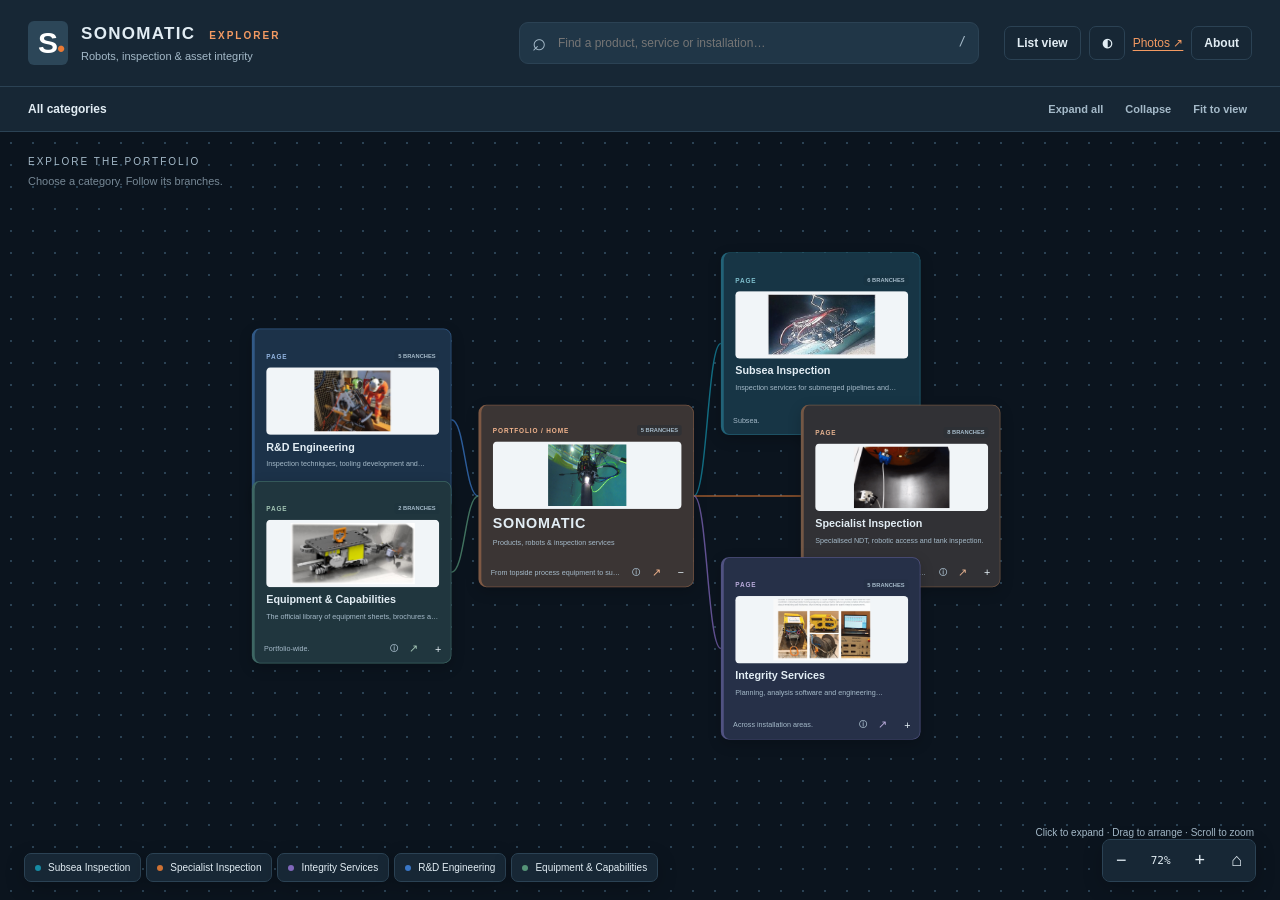
<file: index.html>
<!doctype html><html lang="en"><meta charset="utf-8"><meta http-equiv="refresh" content="0;url=docs/index.html"><title>Sonomatic explorer</title><a href="docs/index.html">Open Sonomatic explorer</a></html>
</file>
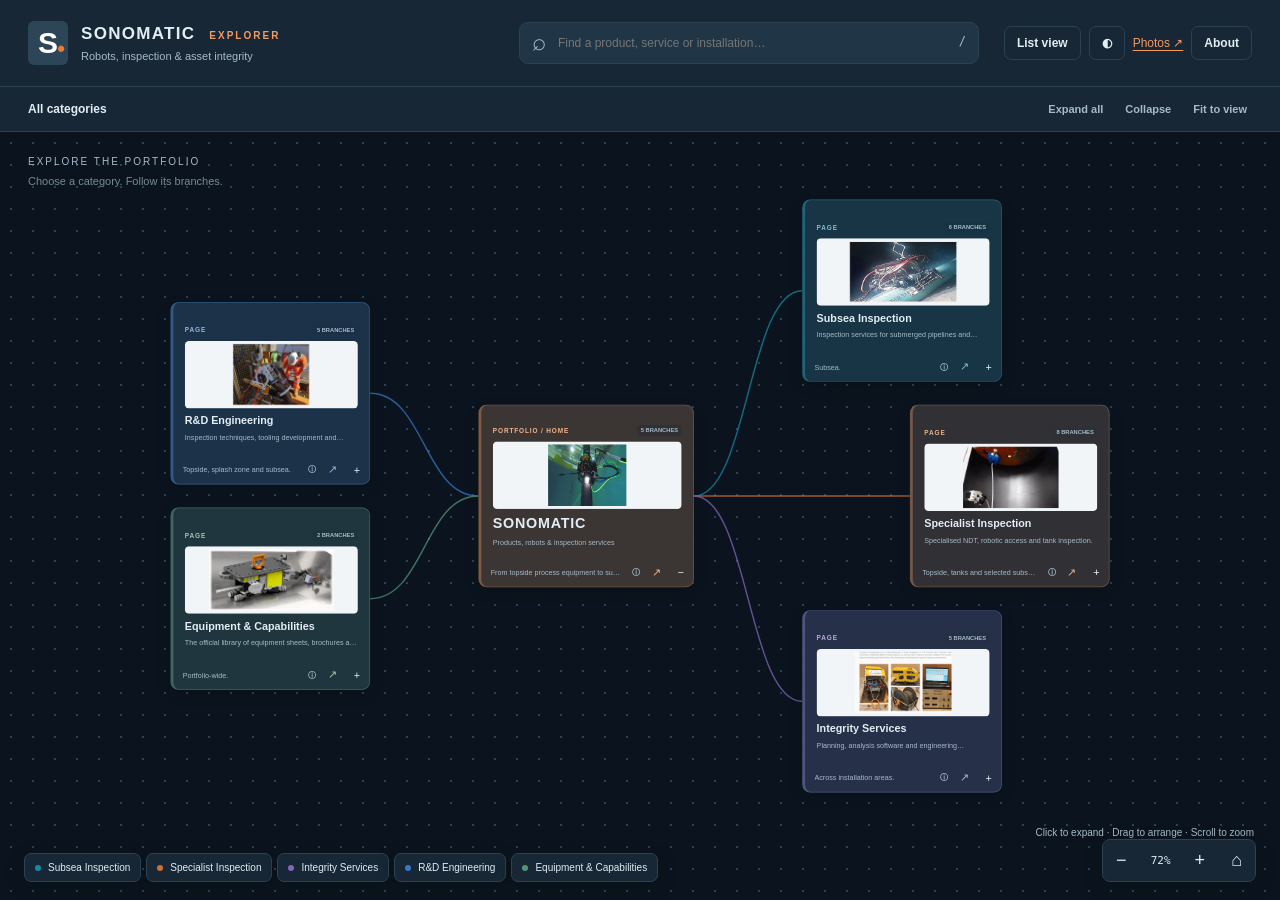
<file: docs/index.html>
<!doctype html><html lang="en"><head><meta charset="utf-8"><meta name="viewport" content="width=device-width,initial-scale=1"><meta name="description" content="Explore Sonomatic inspection robots, tools and services in an interactive branch map. Official pages, activities and installation locations."><title>Sonomatic | Product & Service Bloom</title><link rel="stylesheet" href="style.css"></head><body class="dark">
<header><div class="brand"><span class="brand-mark">S<span>•</span></span><div><h1>SONOMATIC <span>EXPLORER</span></h1><p>Robots, inspection & asset integrity</p></div></div><div class="search-wrap"><span class="search-icon">⌕</span><input id="search" type="search" autocomplete="off" placeholder="Find a product, service or installation…" aria-label="Search products and services"><kbd>/</kbd><div id="results" hidden></div></div><div class="toolbar"><button id="listToggle" title="Switch between diagram and list">List view</button><button id="theme" title="Switch light and dark theme" aria-label="Switch theme">◐</button><a class="gallery-link" href="gallery.html">Photos ↗</a><button id="about">About</button></div></header>
<nav id="trail"><div id="breadcrumbs"></div><div class="map-actions"><button id="expand">Expand all</button><button id="collapse">Collapse</button><button id="fit">Fit to view</button></div></nav>
<main id="canvas" aria-label="Interactive Sonomatic branch diagram"><div class="watermark">EXPLORE THE PORTFOLIO<span>Choose a category. Follow its branches.</span></div><div id="world"><svg id="edges" aria-hidden="true"></svg><div id="nodes"></div></div></main>
<section id="list" hidden aria-label="Product and service list"><div class="list-top"><h2>Portfolio index</h2><p>Browse the same hierarchy as the diagram.</p><select id="filter"><option value="">All types</option><option>Product</option><option>Software</option><option>Service</option><option>Method</option><option>Historical</option></select></div><div id="listRows"></div></section>
<aside id="detail" hidden aria-label="Selected item details"><button class="close" id="closeDetail" aria-label="Close details">×</button><div id="detailContent"></div></aside>
<footer><div id="legend" aria-label="Jump to category"></div><div class="canvas-tools"><button id="zoomOut" aria-label="Zoom out">−</button><output id="zoom">100%</output><button id="zoomIn" aria-label="Zoom in">+</button><button id="home" title="Return to all categories">⌂</button></div></footer><div class="hint" id="hint">Click to expand · Drag to arrange · Scroll to zoom</div><div id="status" class="sr-only" aria-live="polite"></div>
<dialog id="aboutDialog"><button id="closeAbout" class="close" aria-label="Close about">×</button><span class="eyebrow">ABOUT THIS MAP</span><h2>From the website<br>to the working asset.</h2><p>An independent, source-linked guide to Sonomatic’s published products and inspection services, based on the portfolio review of 28 October 2026 and navigation checked on 29 October 2026.</p><p>The first branches follow the company’s main categories. Page branches lead to products, software, techniques and services. Custom systems and historical fleet entries carry labels.</p><p>Equipment may appear in more than one application on the official website. This map places each named offering once and provides links between related branches. It is a published portfolio review, not a confirmed sales or stock list.</p><a href="https://sonomatic.com/" target="_blank" rel="noopener noreferrer">Visit Sonomatic ↗</a><p class="small">Interaction inspired by your ROV Programme Work Bloom. Photos and manufacturer renders are bundled locally. Brochure excerpts and shared family images are labelled. Image sources are listed in photo-sources.csv. All Sonomatic imagery remains the property of its respective rights holders.</p></dialog>
<script src="data.js"></script><script src="app.js"></script></body></html>
</file>
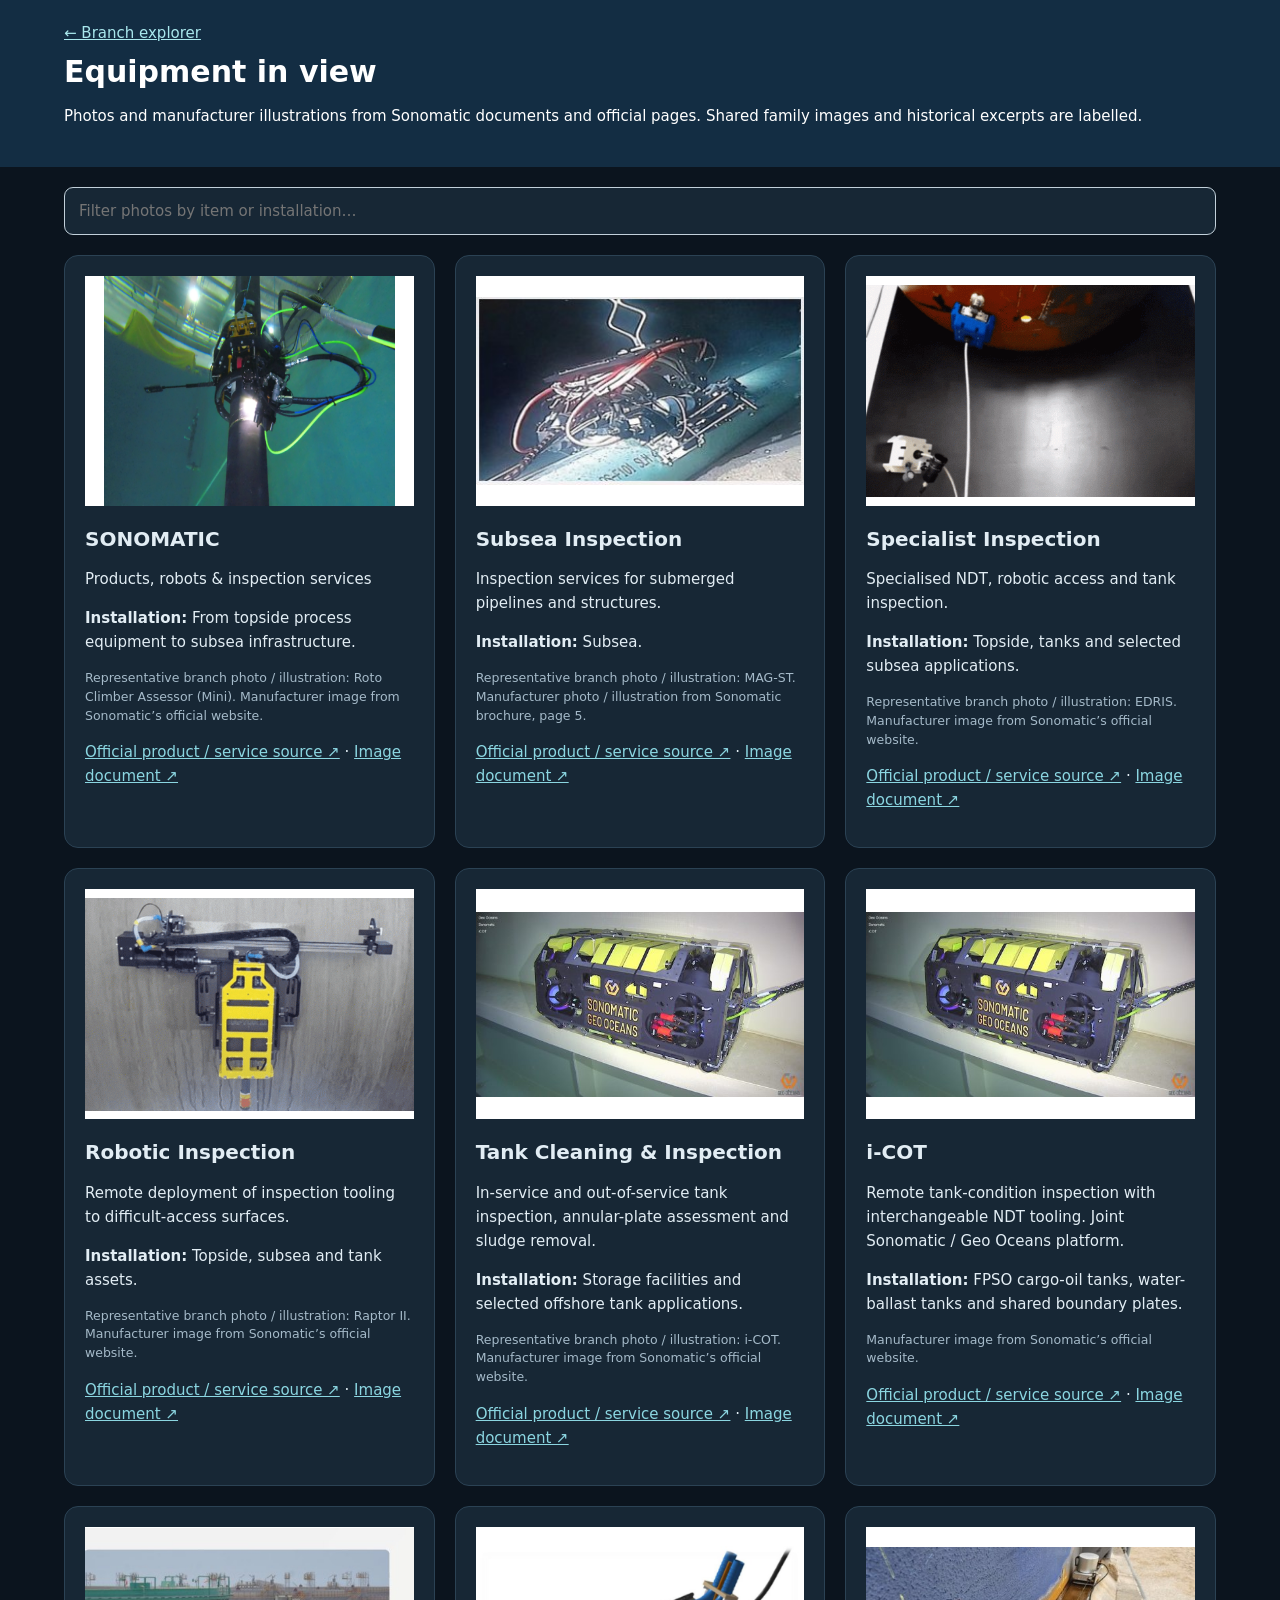
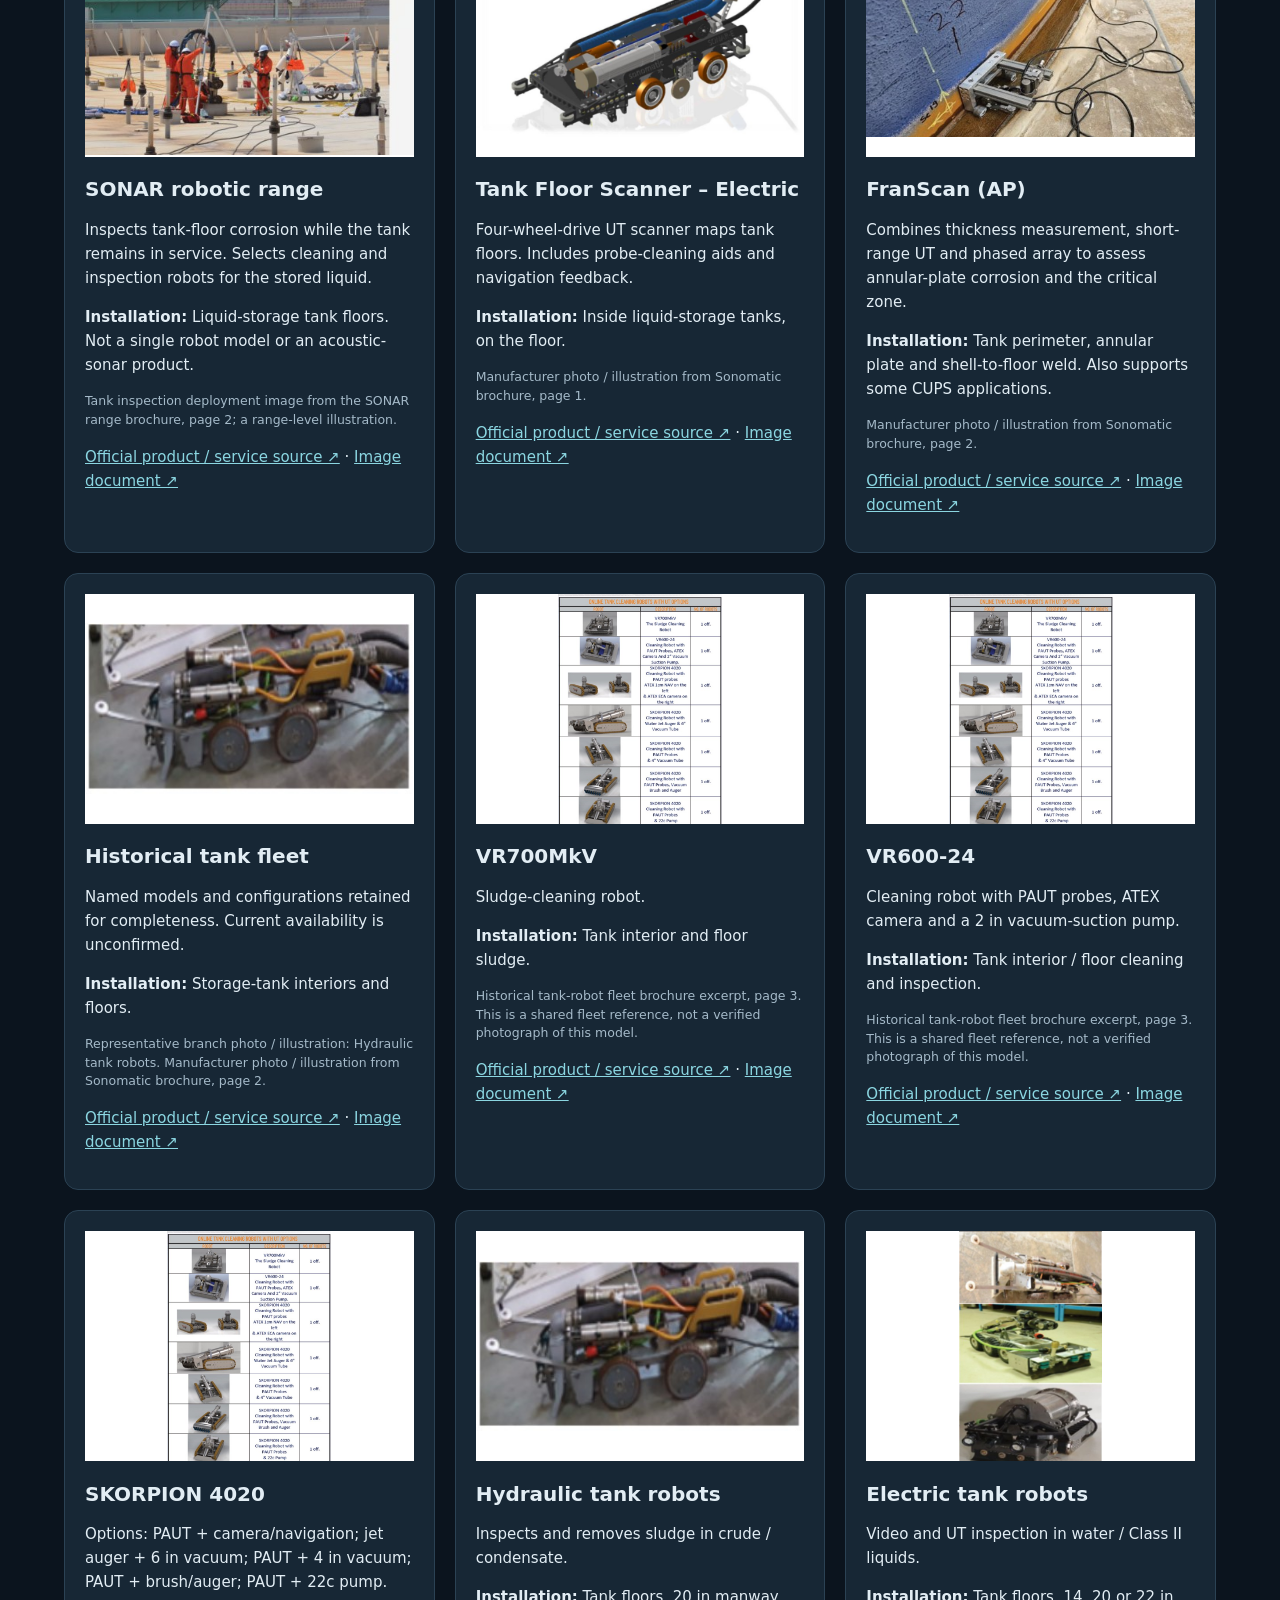
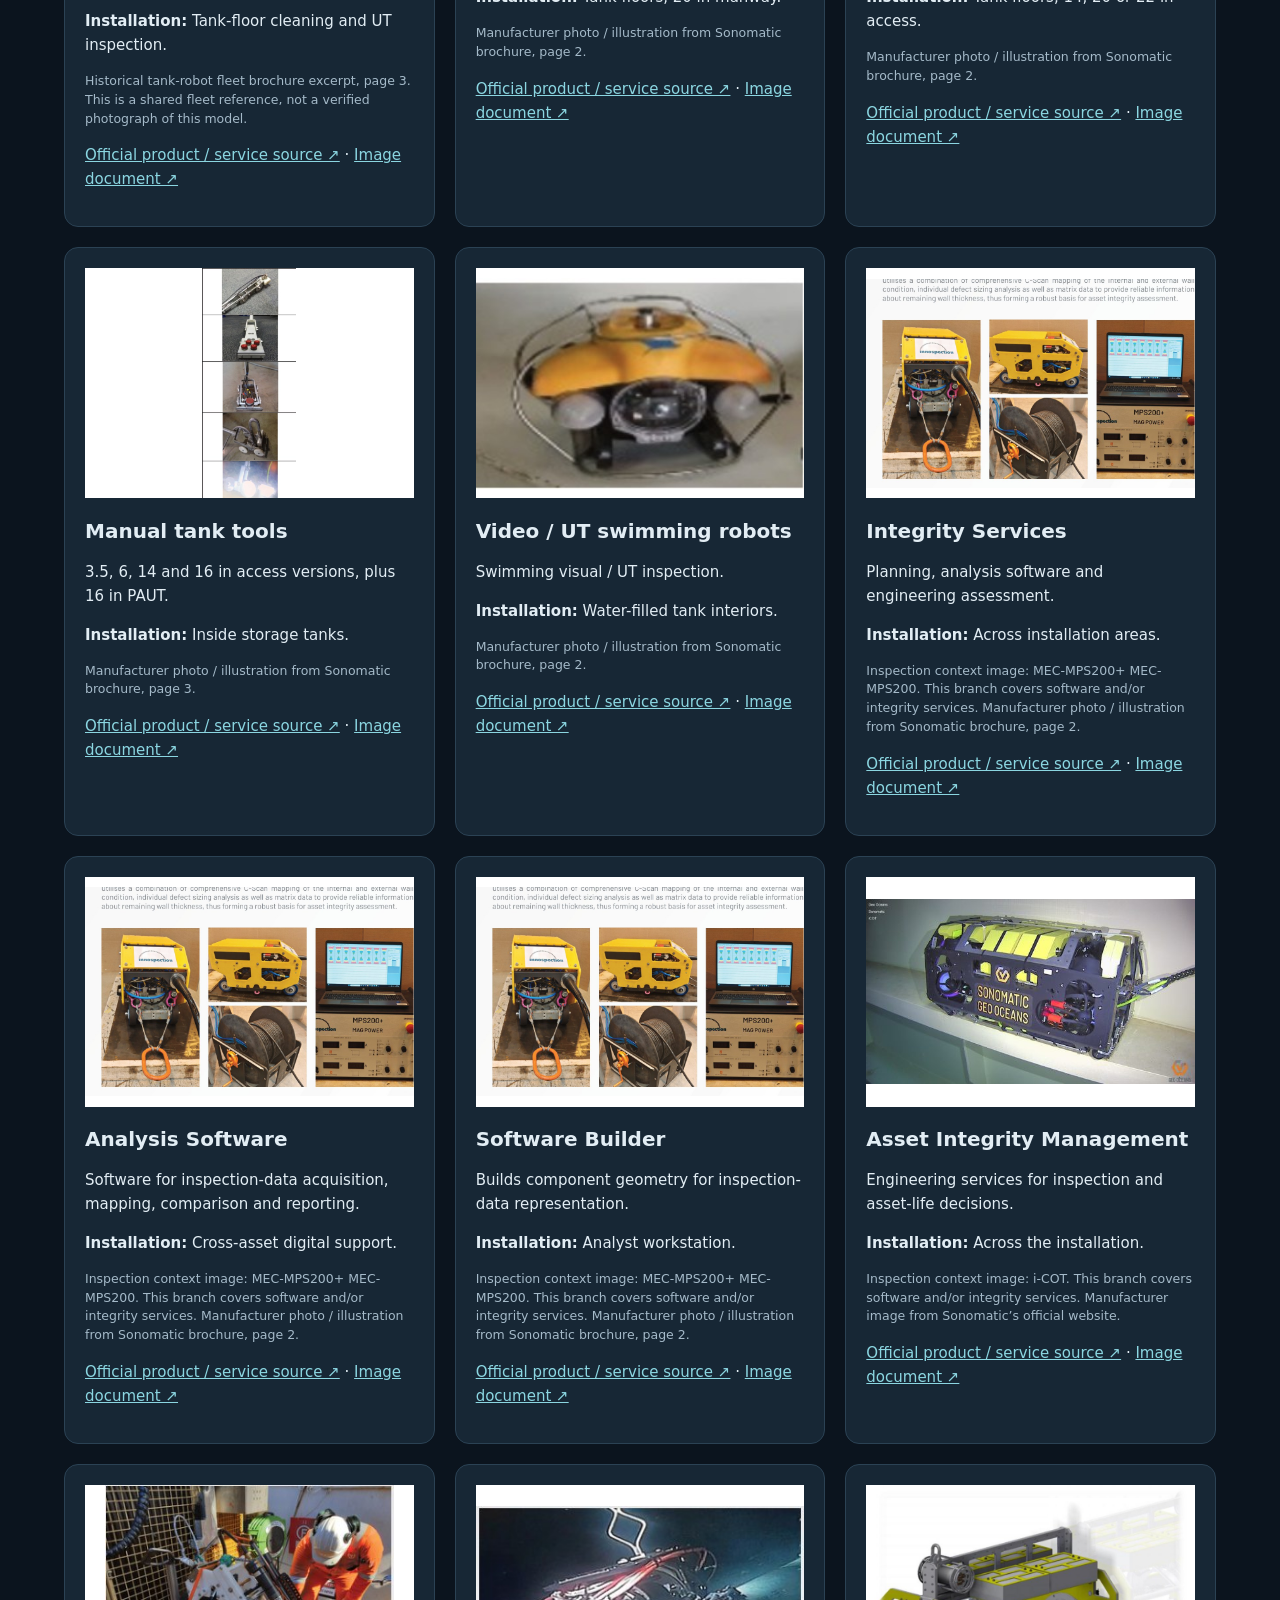
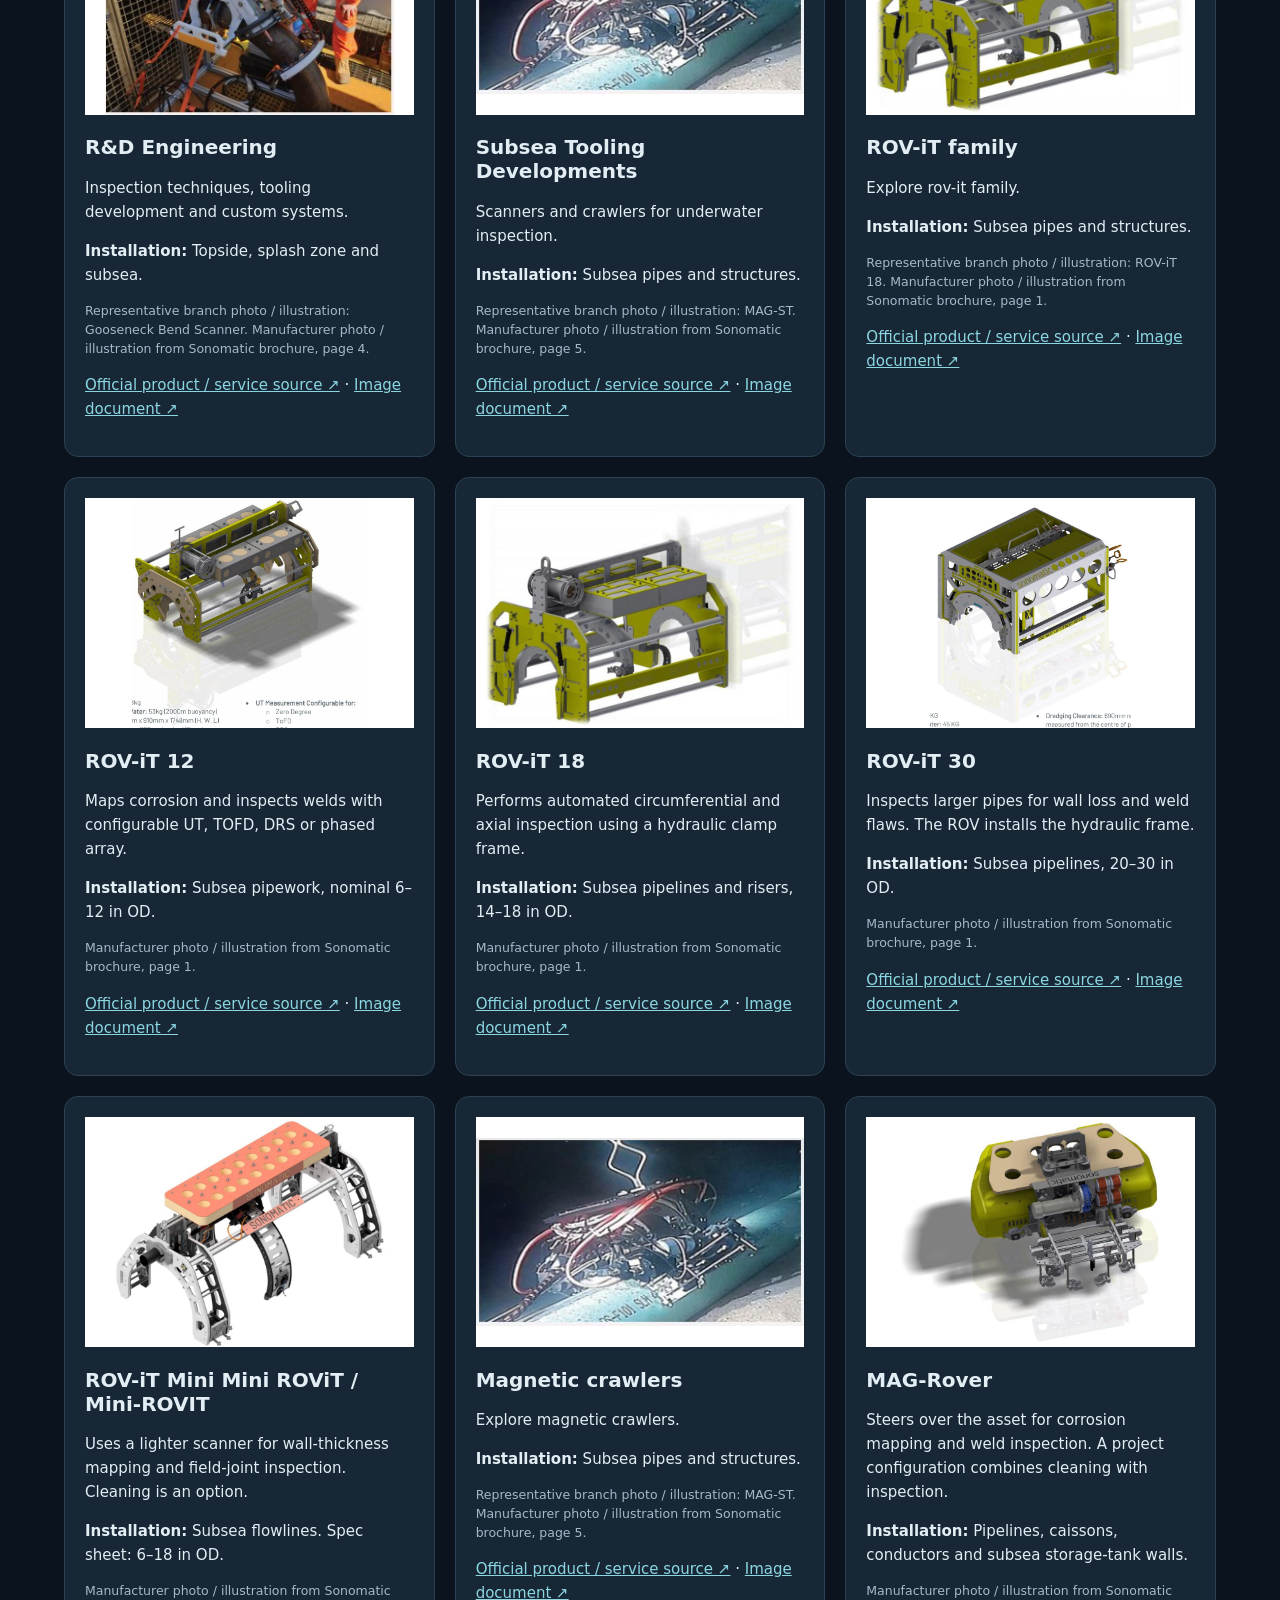
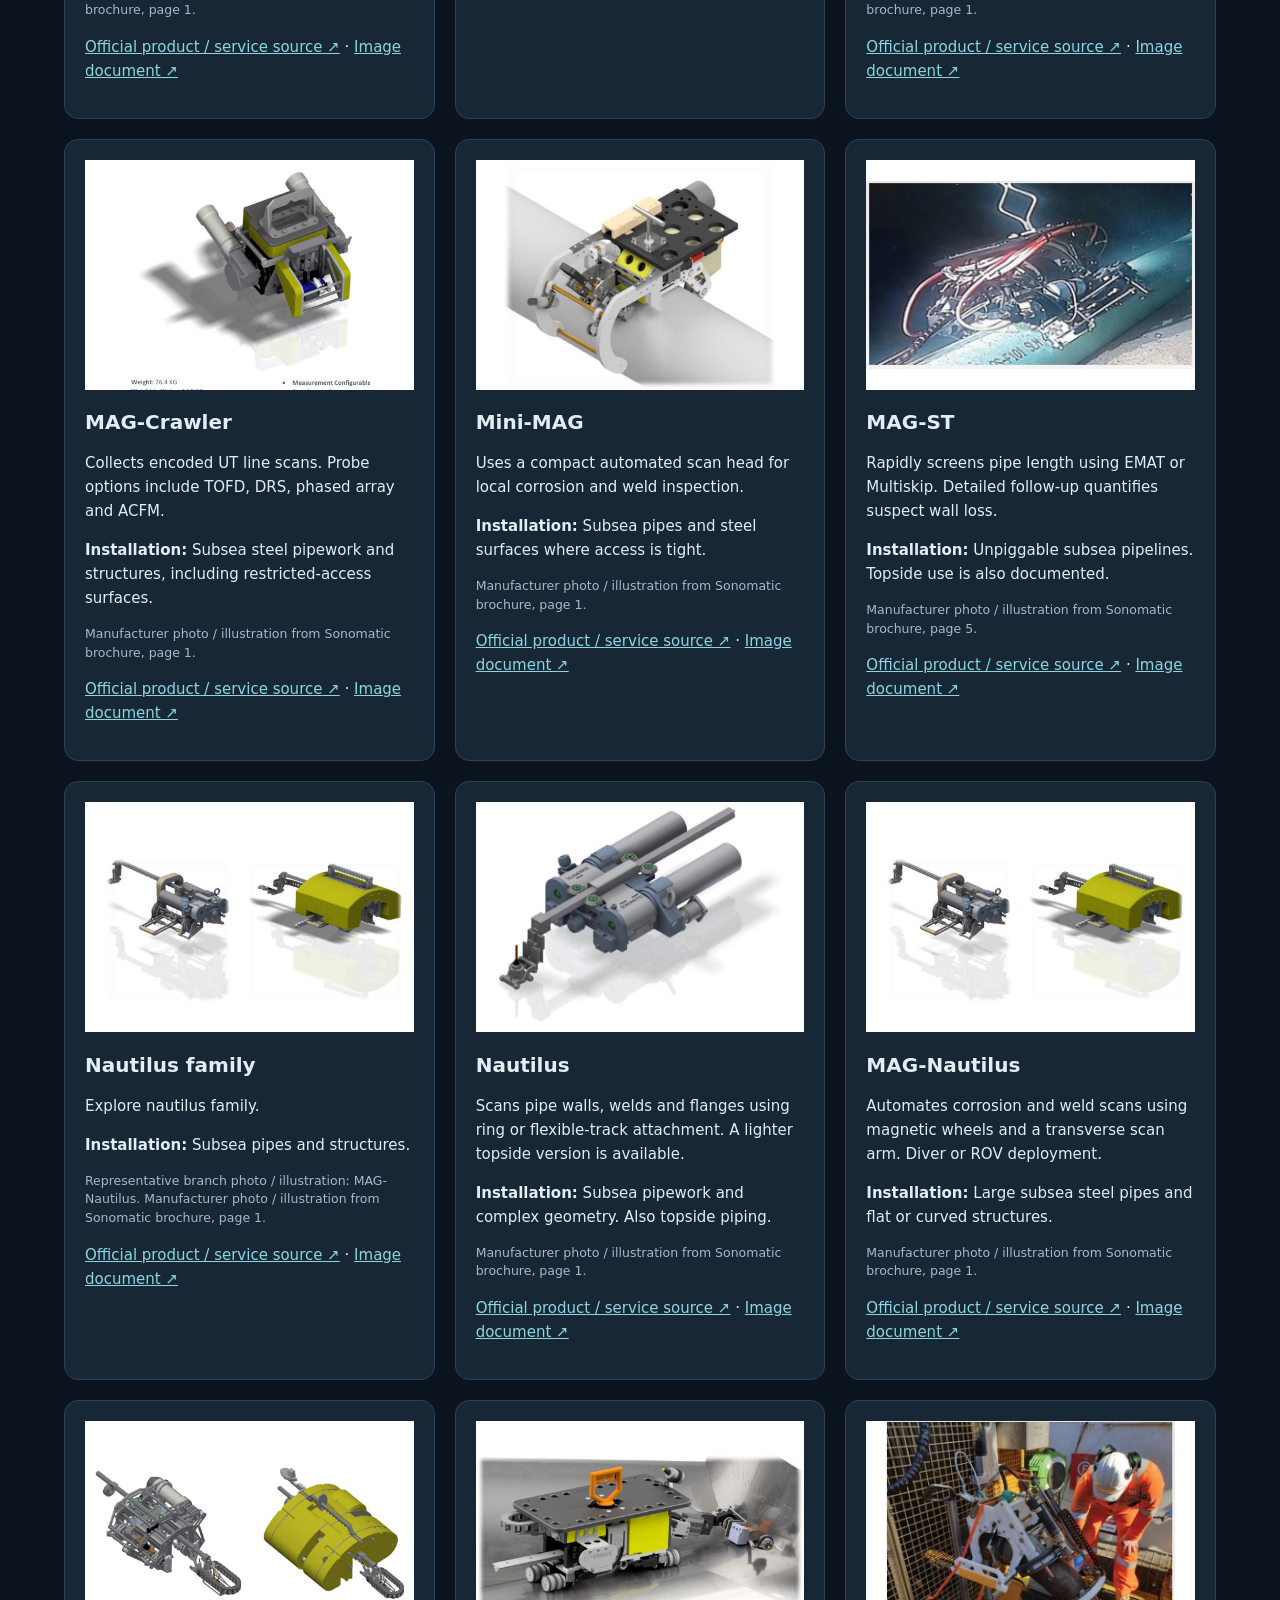
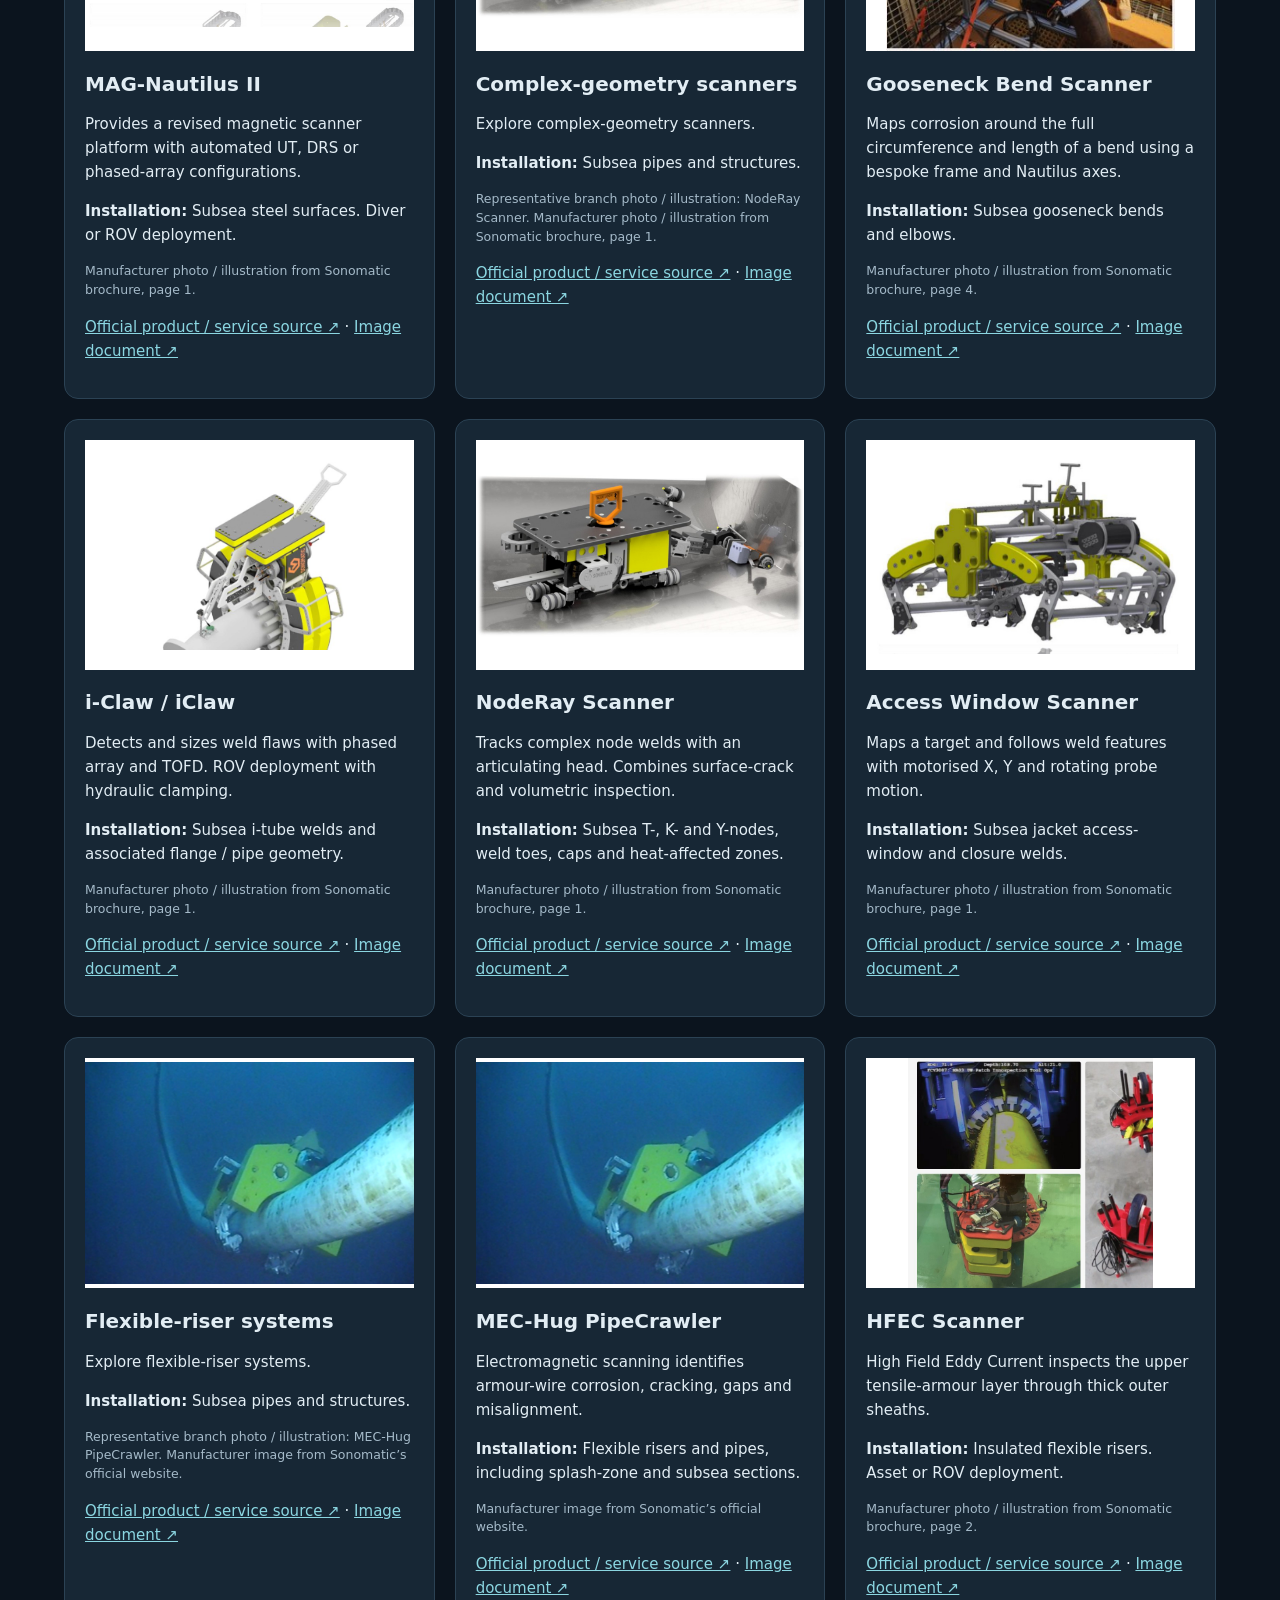
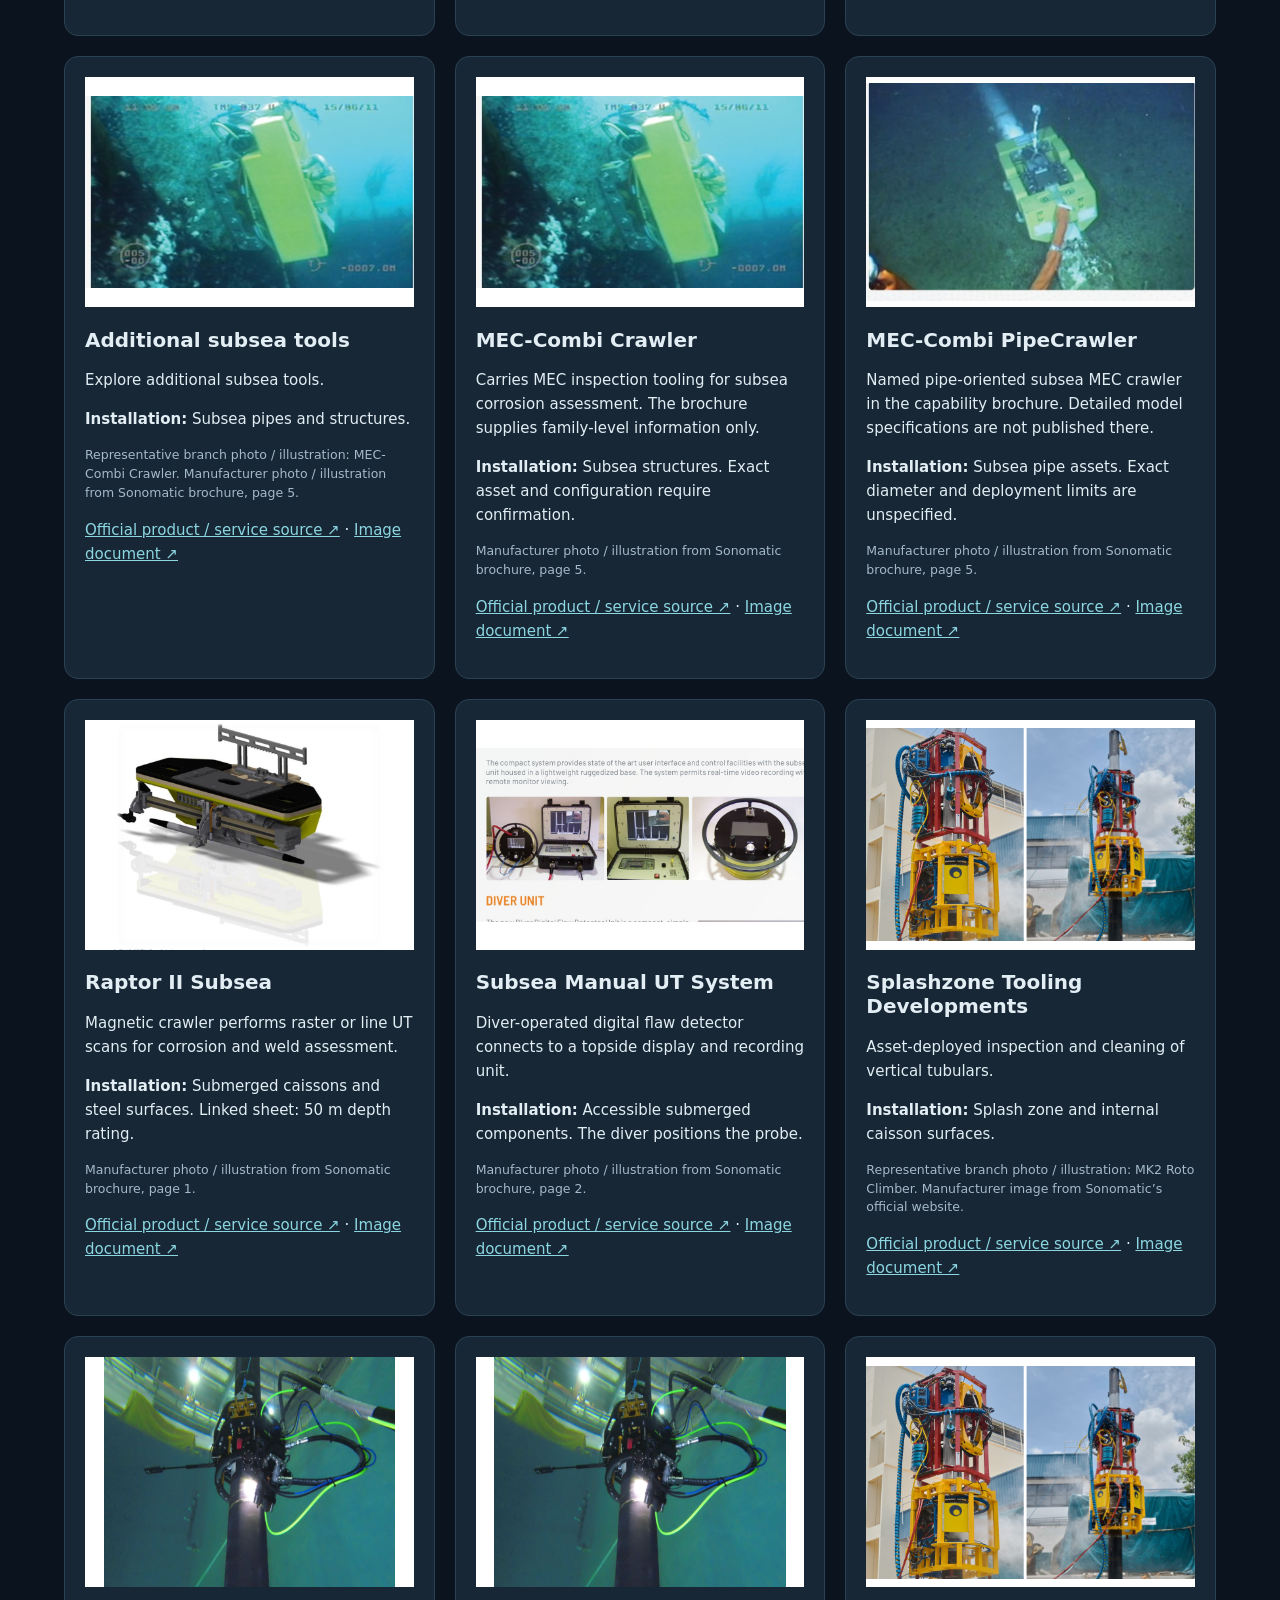
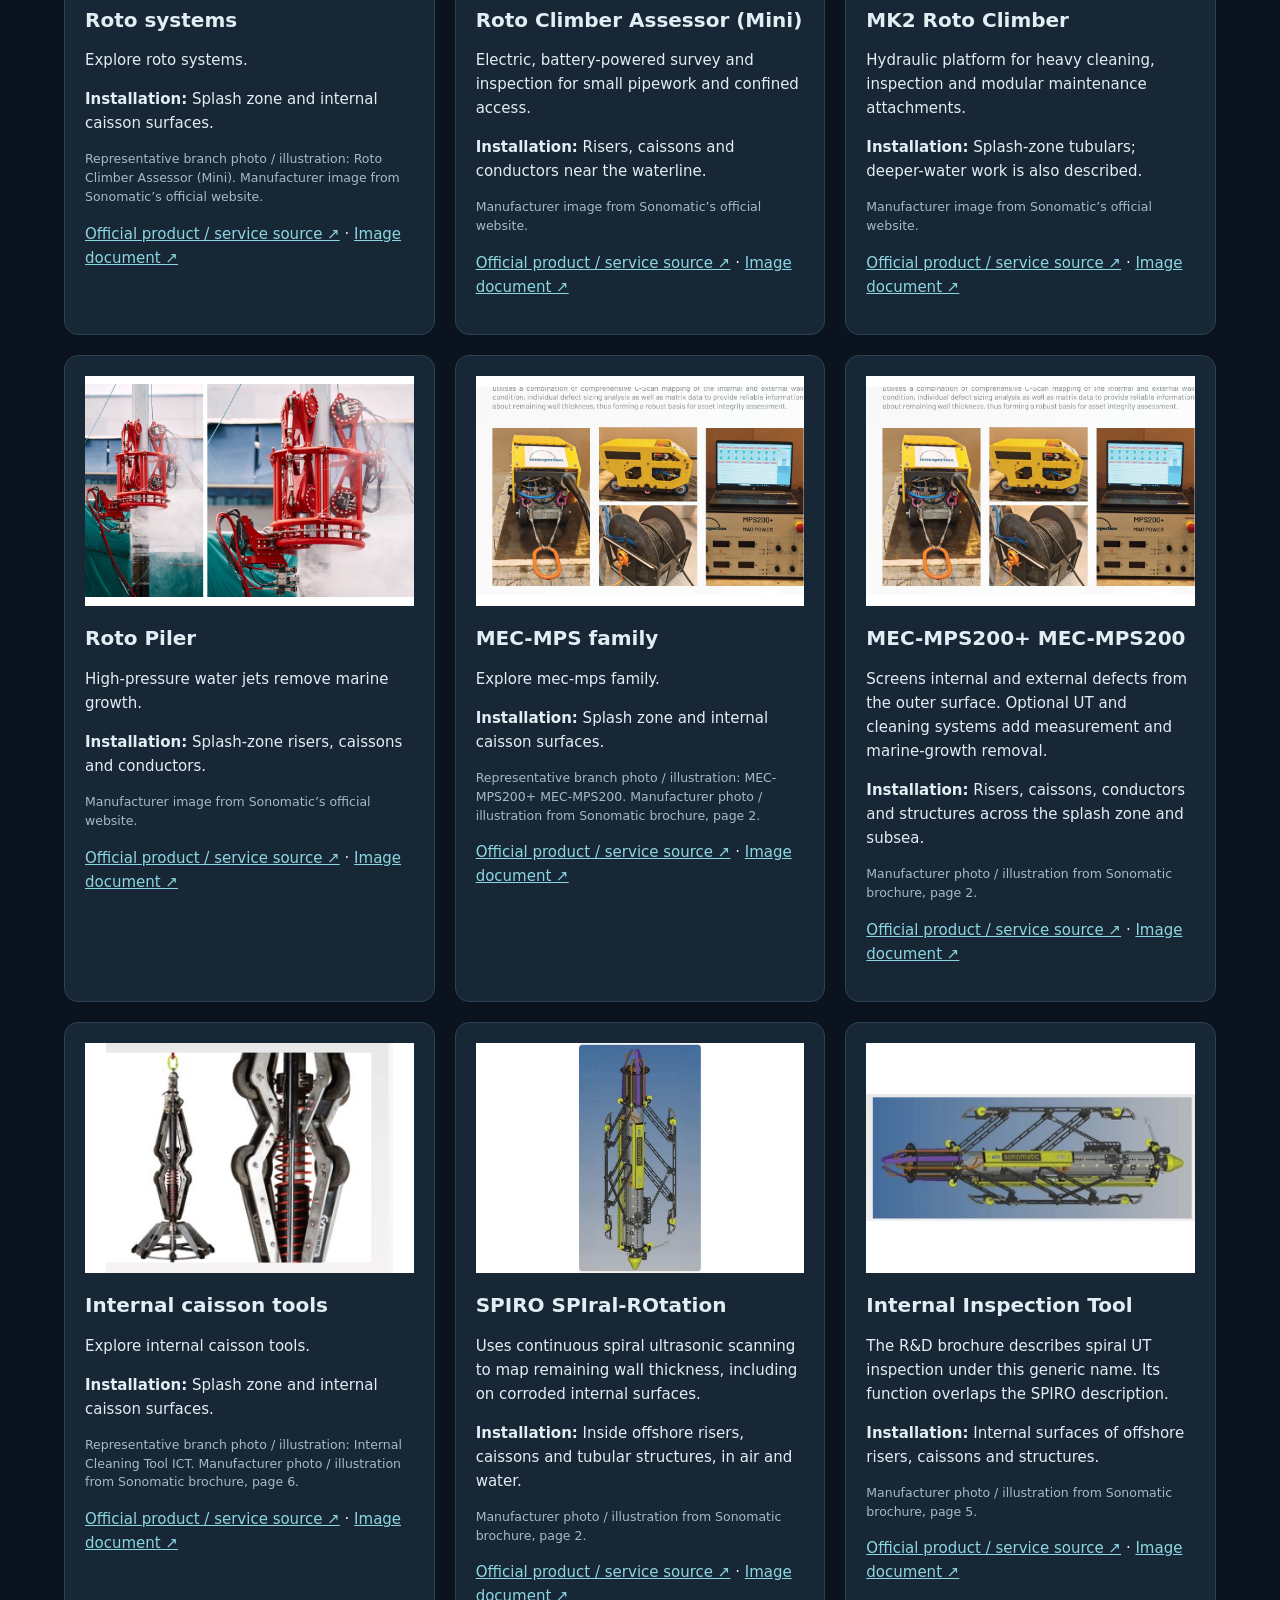
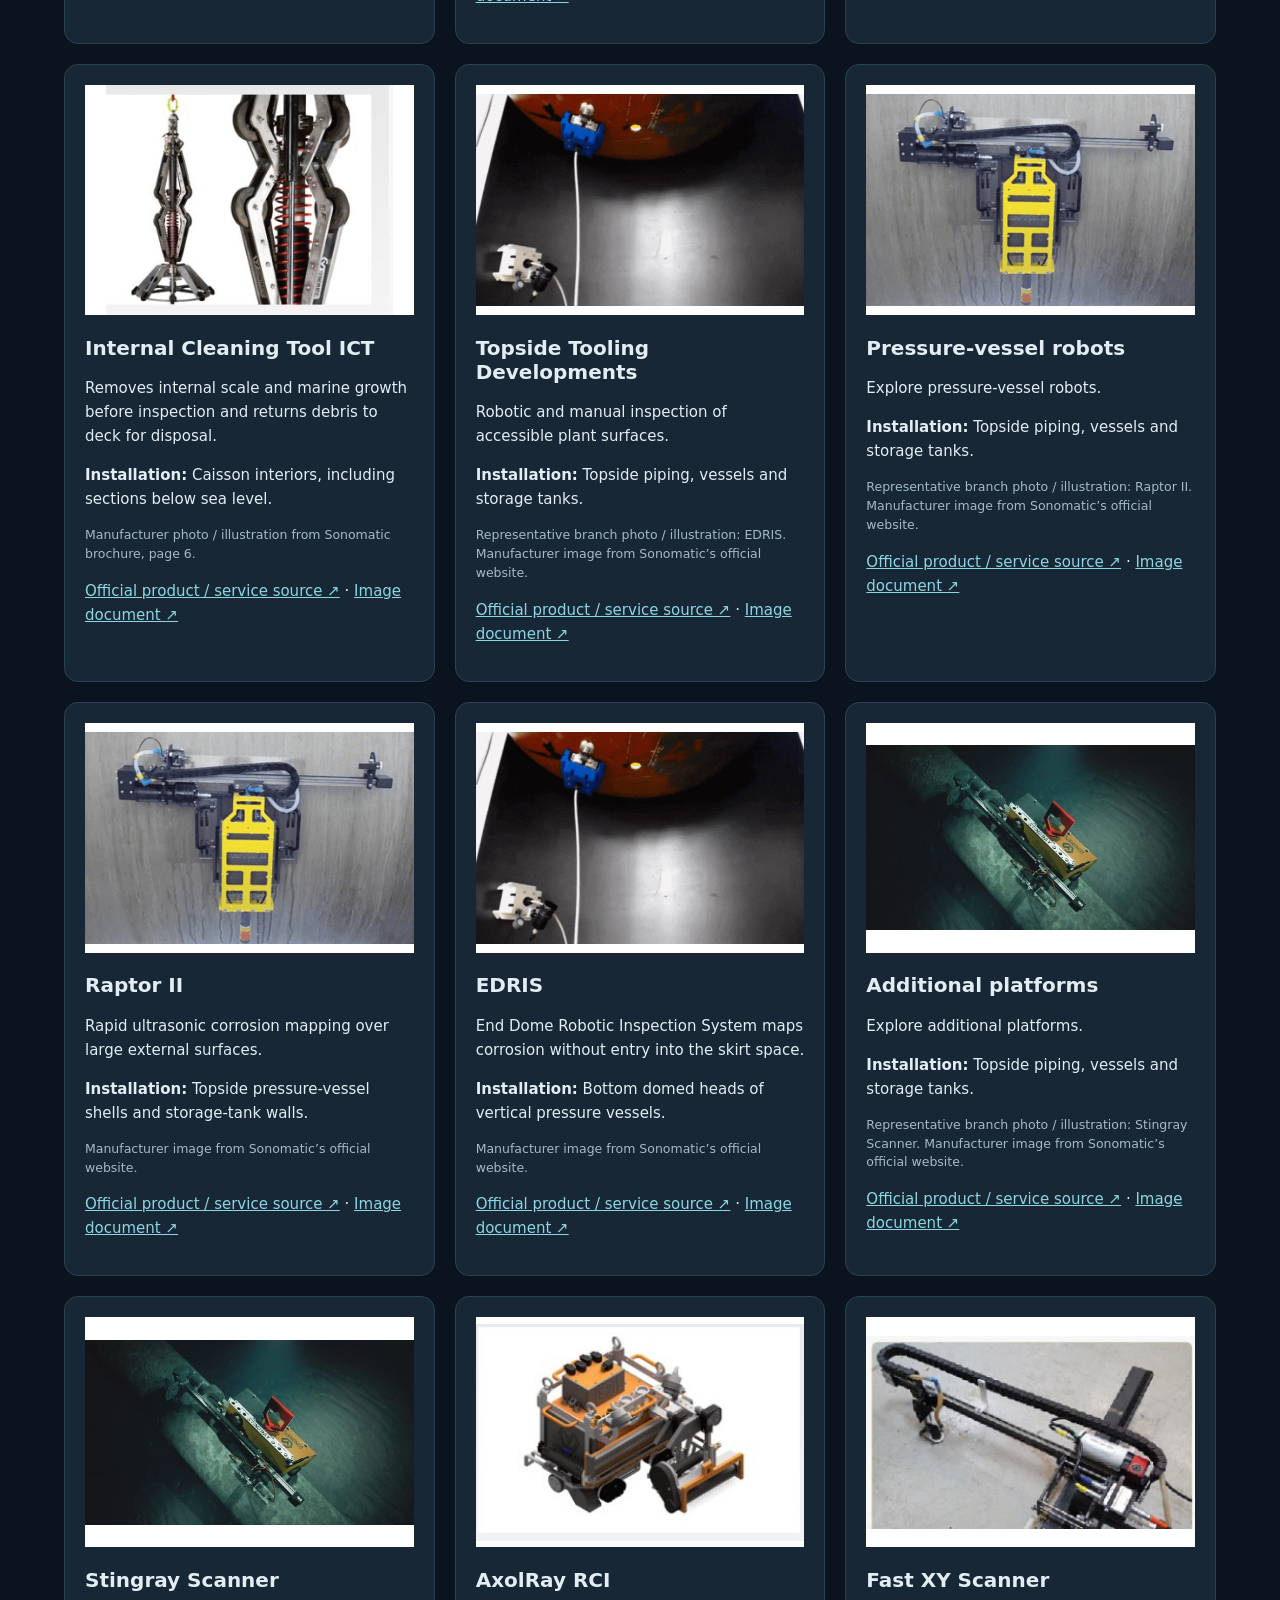
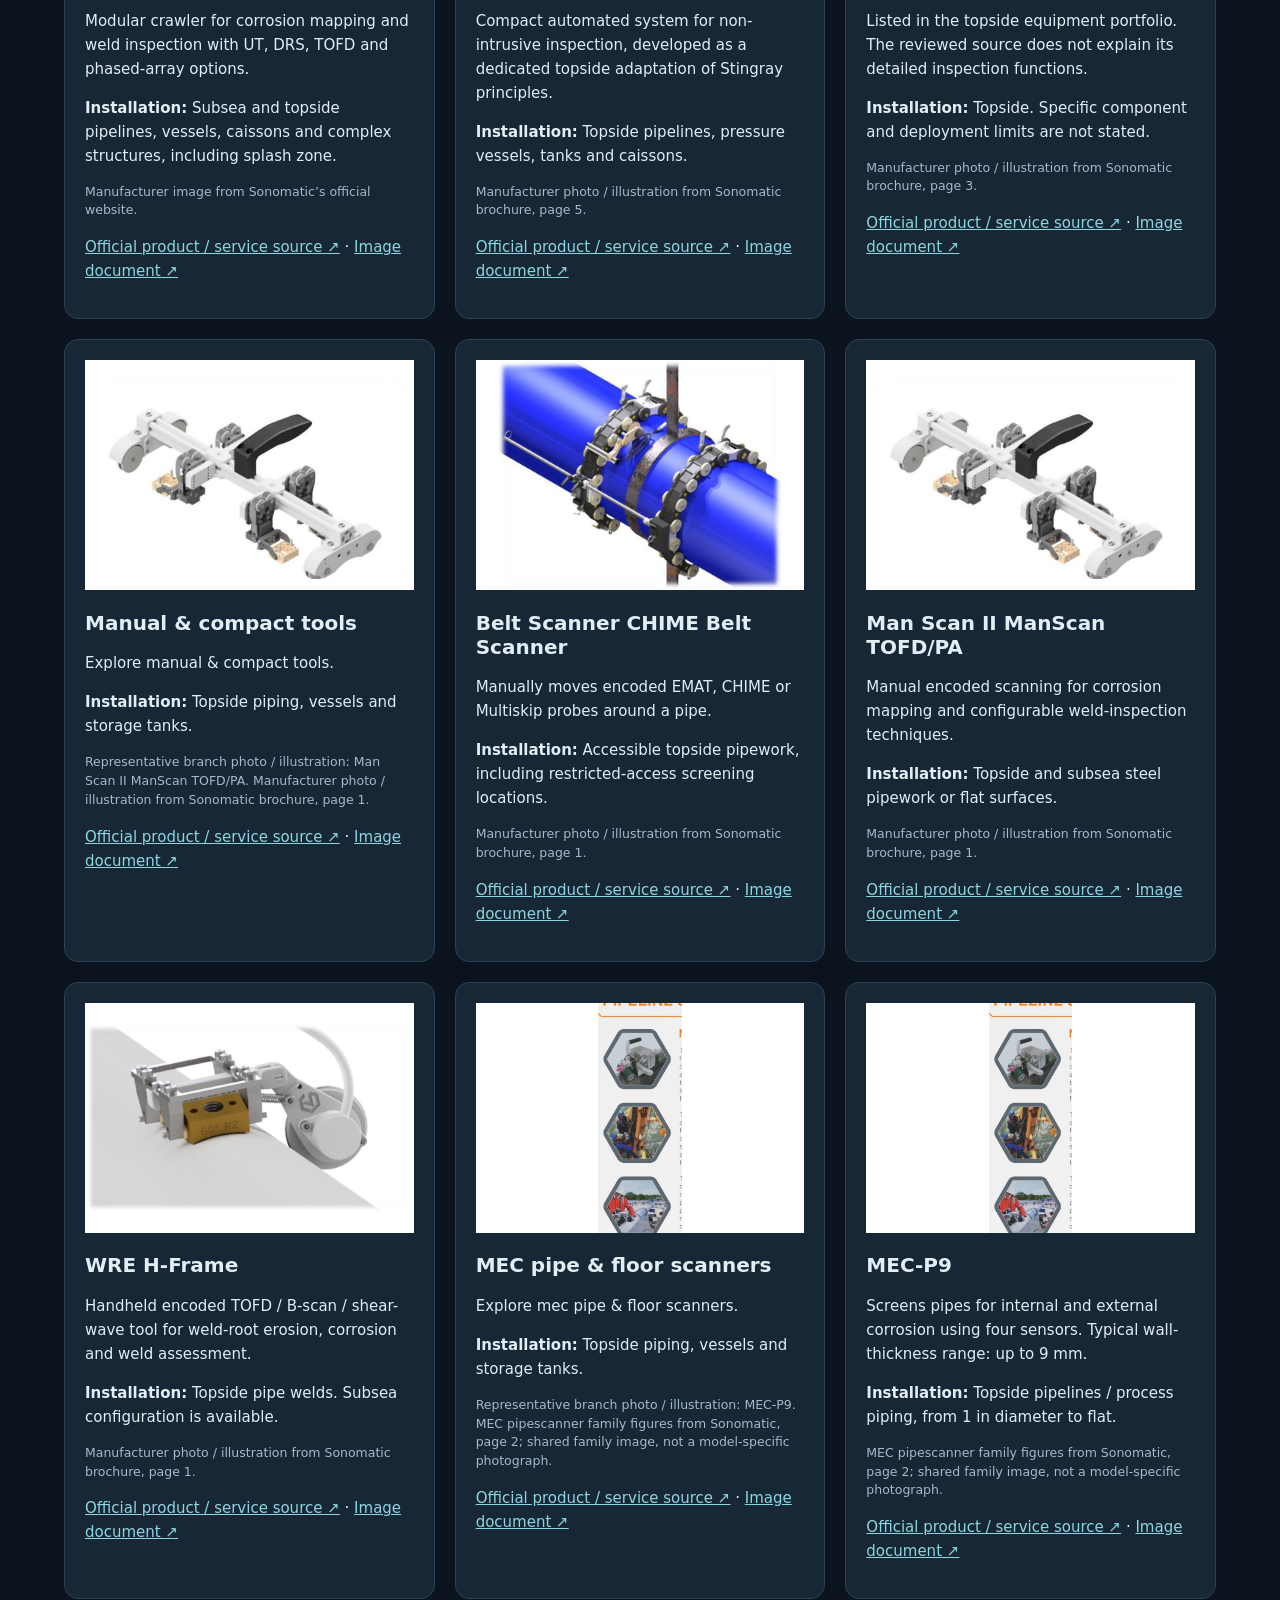
<file: docs/gallery.html>
<!doctype html><html lang="en"><meta charset="utf-8"><meta name="viewport" content="width=device-width,initial-scale=1"><title>Sonomatic | Photo catalogue</title><style>body{margin:0;background:#0b141e;color:#e2edf4;font:15px system-ui,sans-serif}header{padding:24px 5%;background:#132d43;color:white}a{color:#8bd6e1}header a{color:#a9e8ed}h1{margin:12px 0}input{background:#172735;color:#e2edf4;box-sizing:border-box;width:100%;padding:14px;border:1px solid #c2d0da;border-radius:9px;font:inherit}.search{padding:20px 5%}main{padding:0 5% 40px;display:grid;grid-template-columns:repeat(auto-fit,minmax(280px,1fr));gap:20px}article{padding:20px;border-radius:14px;background:#172735;border:1px solid #2b4254}article img{width:100%;height:230px;object-fit:contain;background:#fff}h2{font-size:20px}p{line-height:1.6}small{display:block;color:#a5bac9;line-height:1.5}[hidden]{display:none}</style><header><a href="index.html">← Branch explorer</a><h1>Equipment in view</h1><p>Photos and manufacturer illustrations from Sonomatic documents and official pages. Shared family images and historical excerpts are labelled.</p></header><div class="search"><input id="q" type="search" placeholder="Filter photos by item or installation…" aria-label="Filter photos"></div><main><article data-search="sonomatic from topside process equipment to subsea infrastructure."><a href="https://sonomatic.com/wp-content/uploads/sites/7/MK1-500x395.png" target="_blank" rel="noopener noreferrer"><img loading="lazy" src="assets/roto-mini.png" alt="SONOMATIC"></a><h2>SONOMATIC</h2><p>Products, robots &amp; inspection services</p><p><b>Installation:</b> From topside process equipment to subsea infrastructure.</p><small>Representative branch photo / illustration: Roto Climber Assessor (Mini). Manufacturer image from Sonomatic’s official website.</small><p><a href="https://sonomatic.com/" target="_blank" rel="noopener noreferrer">Official product / service source ↗</a> · <a href="https://sonomatic.com/wp-content/uploads/sites/7/MK1-500x395.png" target="_blank" rel="noopener noreferrer">Image document ↗</a></p></article><article data-search="subsea inspection subsea."><a href="https://sonomatic.com/wp-content/uploads/sites/7/RD-E2i-Capability-Statement-Rev0.pdf" target="_blank" rel="noopener noreferrer"><img loading="lazy" src="assets/p5-3-brochure.jpg" alt="Subsea Inspection"></a><h2>Subsea Inspection</h2><p>Inspection services for submerged pipelines and structures.</p><p><b>Installation:</b> Subsea.</p><small>Representative branch photo / illustration: MAG-ST. Manufacturer photo / illustration from Sonomatic brochure, page 5.</small><p><a href="https://sonomatic.com/subsea/" target="_blank" rel="noopener noreferrer">Official product / service source ↗</a> · <a href="https://sonomatic.com/wp-content/uploads/sites/7/RD-E2i-Capability-Statement-Rev0.pdf" target="_blank" rel="noopener noreferrer">Image document ↗</a></p></article><article data-search="specialist inspection topside, tanks and selected subsea applications."><a href="https://sonomatic.com/wp-content/uploads/sites/7/Website-Images-1-500x323.gif" target="_blank" rel="noopener noreferrer"><img loading="lazy" src="assets/edris.png" alt="Specialist Inspection"></a><h2>Specialist Inspection</h2><p>Specialised NDT, robotic access and tank inspection.</p><p><b>Installation:</b> Topside, tanks and selected subsea applications.</p><small>Representative branch photo / illustration: EDRIS. Manufacturer image from Sonomatic’s official website.</small><p><a href="https://sonomatic.com/specialist-inspection/" target="_blank" rel="noopener noreferrer">Official product / service source ↗</a> · <a href="https://sonomatic.com/wp-content/uploads/sites/7/Website-Images-1-500x323.gif" target="_blank" rel="noopener noreferrer">Image document ↗</a></p></article><article data-search="robotic inspection topside, subsea and tank assets."><a href="https://sonomatic.com/wp-content/uploads/sites/7/Website-Images-2-500x323.gif" target="_blank" rel="noopener noreferrer"><img loading="lazy" src="assets/raptor.png" alt="Robotic Inspection"></a><h2>Robotic Inspection</h2><p>Remote deployment of inspection tooling to difficult-access surfaces.</p><p><b>Installation:</b> Topside, subsea and tank assets.</p><small>Representative branch photo / illustration: Raptor II. Manufacturer image from Sonomatic’s official website.</small><p><a href="https://sonomatic.com/specialist-inspection/robotic-inspection/" target="_blank" rel="noopener noreferrer">Official product / service source ↗</a> · <a href="https://sonomatic.com/wp-content/uploads/sites/7/Website-Images-2-500x323.gif" target="_blank" rel="noopener noreferrer">Image document ↗</a></p></article><article data-search="tank cleaning &amp; inspection storage facilities and selected offshore tank applications."><a href="https://sonomatic.com/wp-content/uploads/sites/7/i-COT-3-500x281.jpg" target="_blank" rel="noopener noreferrer"><img loading="lazy" src="assets/icot.png" alt="Tank Cleaning &amp; Inspection"></a><h2>Tank Cleaning &amp; Inspection</h2><p>In-service and out-of-service tank inspection, annular-plate assessment and sludge removal.</p><p><b>Installation:</b> Storage facilities and selected offshore tank applications.</p><small>Representative branch photo / illustration: i-COT. Manufacturer image from Sonomatic’s official website.</small><p><a href="https://sonomatic.com/specialist-inspection/tank-inspection/" target="_blank" rel="noopener noreferrer">Official product / service source ↗</a> · <a href="https://sonomatic.com/wp-content/uploads/sites/7/i-COT-3-500x281.jpg" target="_blank" rel="noopener noreferrer">Image document ↗</a></p></article><article data-search="i-cot fpso cargo-oil tanks, water-ballast tanks and shared boundary plates."><a href="https://sonomatic.com/wp-content/uploads/sites/7/i-COT-3-500x281.jpg" target="_blank" rel="noopener noreferrer"><img loading="lazy" src="assets/icot.png" alt="i-COT"></a><h2>i-COT</h2><p>Remote tank-condition inspection with interchangeable NDT tooling. Joint Sonomatic / Geo Oceans platform.</p><p><b>Installation:</b> FPSO cargo-oil tanks, water-ballast tanks and shared boundary plates.</p><small>Manufacturer image from Sonomatic’s official website.</small><p><a href="https://sonomatic.com/projects/i-cot-successful-mapping-condition-of-fpso-crude-oil-water-ballast-shared-boundaries/" target="_blank" rel="noopener noreferrer">Official product / service source ↗</a> · <a href="https://sonomatic.com/wp-content/uploads/sites/7/i-COT-3-500x281.jpg" target="_blank" rel="noopener noreferrer">Image document ↗</a></p></article><article data-search="sonar robotic range liquid-storage tank floors. not a single robot model or an acoustic-sonar product."><a href="https://sonomatic.com/wp-content/uploads/sites/7/SONAR-In-Service-Inspection-Of-Bulk-Liquid-Storage-Tanks.pdf" target="_blank" rel="noopener noreferrer"><img loading="lazy" src="assets/p17-0-brochure.jpg" alt="SONAR robotic range"></a><h2>SONAR robotic range</h2><p>Inspects tank-floor corrosion while the tank remains in service. Selects cleaning and inspection robots for the stored liquid.</p><p><b>Installation:</b> Liquid-storage tank floors. Not a single robot model or an acoustic-sonar product.</p><small>Tank inspection deployment image from the SONAR range brochure, page 2; a range-level illustration.</small><p><a href="https://sonomatic.com/wp-content/uploads/sites/7/SONAR-In-Service-Inspection-Of-Bulk-Liquid-Storage-Tanks.pdf" target="_blank" rel="noopener noreferrer">Official product / service source ↗</a> · <a href="https://sonomatic.com/wp-content/uploads/sites/7/SONAR-In-Service-Inspection-Of-Bulk-Liquid-Storage-Tanks.pdf" target="_blank" rel="noopener noreferrer">Image document ↗</a></p></article><article data-search="tank floor scanner – electric inside liquid-storage tanks, on the floor."><a href="https://sonomatic.com/wp-content/uploads/sites/7/Tank-Floor-Scanner-Electric-Tool-Overview-R5.pdf" target="_blank" rel="noopener noreferrer"><img loading="lazy" src="assets/p17-1-brochure.jpg" alt="Tank Floor Scanner – Electric"></a><h2>Tank Floor Scanner – Electric</h2><p>Four-wheel-drive UT scanner maps tank floors. Includes probe-cleaning aids and navigation feedback.</p><p><b>Installation:</b> Inside liquid-storage tanks, on the floor.</p><small>Manufacturer photo / illustration from Sonomatic brochure, page 1.</small><p><a href="https://sonomatic.com/wp-content/uploads/sites/7/Tank-Floor-Scanner-Electric-Tool-Overview-R5.pdf" target="_blank" rel="noopener noreferrer">Official product / service source ↗</a> · <a href="https://sonomatic.com/wp-content/uploads/sites/7/Tank-Floor-Scanner-Electric-Tool-Overview-R5.pdf" target="_blank" rel="noopener noreferrer">Image document ↗</a></p></article><article data-search="franscan (ap) tank perimeter, annular plate and shell-to-floor weld. also supports some cups applications."><a href="https://sonomatic.com/wp-content/uploads/sites/7/FranScan-AP.pdf" target="_blank" rel="noopener noreferrer"><img loading="lazy" src="assets/p17-2-brochure.jpg" alt="FranScan (AP)"></a><h2>FranScan (AP)</h2><p>Combines thickness measurement, short-range UT and phased array to assess annular-plate corrosion and the critical zone.</p><p><b>Installation:</b> Tank perimeter, annular plate and shell-to-floor weld. Also supports some CUPS applications.</p><small>Manufacturer photo / illustration from Sonomatic brochure, page 2.</small><p><a href="https://sonomatic.com/wp-content/uploads/sites/7/FranScan-AP.pdf" target="_blank" rel="noopener noreferrer">Official product / service source ↗</a> · <a href="https://sonomatic.com/wp-content/uploads/sites/7/FranScan-AP.pdf" target="_blank" rel="noopener noreferrer">Image document ↗</a></p></article><article data-search="historical tank fleet storage-tank interiors and floors."><a href="https://sonomatic.com/wp-content/uploads/sites/7/261021-REV02-Storage-tank-cleaning-inspection-robotics-NAABE01.pdf" target="_blank" rel="noopener noreferrer"><img loading="lazy" src="assets/p19-0-brochure.jpg" alt="Historical tank fleet"></a><h2>Historical tank fleet</h2><p>Named models and configurations retained for completeness. Current availability is unconfirmed.</p><p><b>Installation:</b> Storage-tank interiors and floors.</p><small>Representative branch photo / illustration: Hydraulic tank robots. Manufacturer photo / illustration from Sonomatic brochure, page 2.</small><p><a href="https://sonomatic.com/wp-content/uploads/sites/7/261021-REV02-Storage-tank-cleaning-inspection-robotics-NAABE01.pdf" target="_blank" rel="noopener noreferrer">Official product / service source ↗</a> · <a href="https://sonomatic.com/wp-content/uploads/sites/7/261021-REV02-Storage-tank-cleaning-inspection-robotics-NAABE01.pdf" target="_blank" rel="noopener noreferrer">Image document ↗</a></p></article><article data-search="vr700mkv tank interior and floor sludge."><a href="https://sonomatic.com/wp-content/uploads/sites/7/261021-REV02-Storage-tank-cleaning-inspection-robotics-NAABE01.pdf" target="_blank" rel="noopener noreferrer"><img loading="lazy" src="assets/p18-0-brochure.jpg" alt="VR700MkV"></a><h2>VR700MkV</h2><p>Sludge-cleaning robot.</p><p><b>Installation:</b> Tank interior and floor sludge.</p><small>Historical tank-robot fleet brochure excerpt, page 3. This is a shared fleet reference, not a verified photograph of this model.</small><p><a href="https://sonomatic.com/wp-content/uploads/sites/7/261021-REV02-Storage-tank-cleaning-inspection-robotics-NAABE01.pdf" target="_blank" rel="noopener noreferrer">Official product / service source ↗</a> · <a href="https://sonomatic.com/wp-content/uploads/sites/7/261021-REV02-Storage-tank-cleaning-inspection-robotics-NAABE01.pdf" target="_blank" rel="noopener noreferrer">Image document ↗</a></p></article><article data-search="vr600-24 tank interior / floor cleaning and inspection."><a href="https://sonomatic.com/wp-content/uploads/sites/7/261021-REV02-Storage-tank-cleaning-inspection-robotics-NAABE01.pdf" target="_blank" rel="noopener noreferrer"><img loading="lazy" src="assets/p18-1-brochure.jpg" alt="VR600-24"></a><h2>VR600-24</h2><p>Cleaning robot with PAUT probes, ATEX camera and a 2 in vacuum-suction pump.</p><p><b>Installation:</b> Tank interior / floor cleaning and inspection.</p><small>Historical tank-robot fleet brochure excerpt, page 3. This is a shared fleet reference, not a verified photograph of this model.</small><p><a href="https://sonomatic.com/wp-content/uploads/sites/7/261021-REV02-Storage-tank-cleaning-inspection-robotics-NAABE01.pdf" target="_blank" rel="noopener noreferrer">Official product / service source ↗</a> · <a href="https://sonomatic.com/wp-content/uploads/sites/7/261021-REV02-Storage-tank-cleaning-inspection-robotics-NAABE01.pdf" target="_blank" rel="noopener noreferrer">Image document ↗</a></p></article><article data-search="skorpion 4020 tank-floor cleaning and ut inspection."><a href="https://sonomatic.com/wp-content/uploads/sites/7/261021-REV02-Storage-tank-cleaning-inspection-robotics-NAABE01.pdf" target="_blank" rel="noopener noreferrer"><img loading="lazy" src="assets/p18-2-brochure.jpg" alt="SKORPION 4020"></a><h2>SKORPION 4020</h2><p>Options: PAUT + camera/navigation; jet auger + 6 in vacuum; PAUT + 4 in vacuum; PAUT + brush/auger; PAUT + 22c pump.</p><p><b>Installation:</b> Tank-floor cleaning and UT inspection.</p><small>Historical tank-robot fleet brochure excerpt, page 3. This is a shared fleet reference, not a verified photograph of this model.</small><p><a href="https://sonomatic.com/wp-content/uploads/sites/7/261021-REV02-Storage-tank-cleaning-inspection-robotics-NAABE01.pdf" target="_blank" rel="noopener noreferrer">Official product / service source ↗</a> · <a href="https://sonomatic.com/wp-content/uploads/sites/7/261021-REV02-Storage-tank-cleaning-inspection-robotics-NAABE01.pdf" target="_blank" rel="noopener noreferrer">Image document ↗</a></p></article><article data-search="hydraulic tank robots tank floors, 20 in manway."><a href="https://sonomatic.com/wp-content/uploads/sites/7/261021-REV02-Storage-tank-cleaning-inspection-robotics-NAABE01.pdf" target="_blank" rel="noopener noreferrer"><img loading="lazy" src="assets/p19-0-brochure.jpg" alt="Hydraulic tank robots"></a><h2>Hydraulic tank robots</h2><p>Inspects and removes sludge in crude / condensate.</p><p><b>Installation:</b> Tank floors, 20 in manway.</p><small>Manufacturer photo / illustration from Sonomatic brochure, page 2.</small><p><a href="https://sonomatic.com/wp-content/uploads/sites/7/261021-REV02-Storage-tank-cleaning-inspection-robotics-NAABE01.pdf" target="_blank" rel="noopener noreferrer">Official product / service source ↗</a> · <a href="https://sonomatic.com/wp-content/uploads/sites/7/261021-REV02-Storage-tank-cleaning-inspection-robotics-NAABE01.pdf" target="_blank" rel="noopener noreferrer">Image document ↗</a></p></article><article data-search="electric tank robots tank floors, 14, 20 or 22 in access."><a href="https://sonomatic.com/wp-content/uploads/sites/7/261021-REV02-Storage-tank-cleaning-inspection-robotics-NAABE01.pdf" target="_blank" rel="noopener noreferrer"><img loading="lazy" src="assets/p19-1-brochure.jpg" alt="Electric tank robots"></a><h2>Electric tank robots</h2><p>Video and UT inspection in water / Class II liquids.</p><p><b>Installation:</b> Tank floors, 14, 20 or 22 in access.</p><small>Manufacturer photo / illustration from Sonomatic brochure, page 2.</small><p><a href="https://sonomatic.com/wp-content/uploads/sites/7/261021-REV02-Storage-tank-cleaning-inspection-robotics-NAABE01.pdf" target="_blank" rel="noopener noreferrer">Official product / service source ↗</a> · <a href="https://sonomatic.com/wp-content/uploads/sites/7/261021-REV02-Storage-tank-cleaning-inspection-robotics-NAABE01.pdf" target="_blank" rel="noopener noreferrer">Image document ↗</a></p></article><article data-search="manual tank tools inside storage tanks."><a href="https://sonomatic.com/wp-content/uploads/sites/7/261021-REV02-Storage-tank-cleaning-inspection-robotics-NAABE01.pdf" target="_blank" rel="noopener noreferrer"><img loading="lazy" src="assets/p19-2-brochure.jpg" alt="Manual tank tools"></a><h2>Manual tank tools</h2><p>3.5, 6, 14 and 16 in access versions, plus 16 in PAUT.</p><p><b>Installation:</b> Inside storage tanks.</p><small>Manufacturer photo / illustration from Sonomatic brochure, page 3.</small><p><a href="https://sonomatic.com/wp-content/uploads/sites/7/261021-REV02-Storage-tank-cleaning-inspection-robotics-NAABE01.pdf" target="_blank" rel="noopener noreferrer">Official product / service source ↗</a> · <a href="https://sonomatic.com/wp-content/uploads/sites/7/261021-REV02-Storage-tank-cleaning-inspection-robotics-NAABE01.pdf" target="_blank" rel="noopener noreferrer">Image document ↗</a></p></article><article data-search="video / ut swimming robots water-filled tank interiors."><a href="https://sonomatic.com/wp-content/uploads/sites/7/261021-REV02-Storage-tank-cleaning-inspection-robotics-NAABE01.pdf" target="_blank" rel="noopener noreferrer"><img loading="lazy" src="assets/p19-3-brochure.jpg" alt="Video / UT swimming robots"></a><h2>Video / UT swimming robots</h2><p>Swimming visual / UT inspection.</p><p><b>Installation:</b> Water-filled tank interiors.</p><small>Manufacturer photo / illustration from Sonomatic brochure, page 2.</small><p><a href="https://sonomatic.com/wp-content/uploads/sites/7/261021-REV02-Storage-tank-cleaning-inspection-robotics-NAABE01.pdf" target="_blank" rel="noopener noreferrer">Official product / service source ↗</a> · <a href="https://sonomatic.com/wp-content/uploads/sites/7/261021-REV02-Storage-tank-cleaning-inspection-robotics-NAABE01.pdf" target="_blank" rel="noopener noreferrer">Image document ↗</a></p></article><article data-search="integrity services across installation areas."><a href="https://sonomatic.com/wp-content/uploads/sites/7/Risers-Flexible-Risers-Caissons-and-Conductors-Inspection.pdf" target="_blank" rel="noopener noreferrer"><img loading="lazy" src="assets/p10-0-brochure.jpg" alt="Integrity Services"></a><h2>Integrity Services</h2><p>Planning, analysis software and engineering assessment.</p><p><b>Installation:</b> Across installation areas.</p><small>Inspection context image: MEC-MPS200+ MEC-MPS200. This branch covers software and/or integrity services. Manufacturer photo / illustration from Sonomatic brochure, page 2.</small><p><a href="https://sonomatic.com/integrity-services/" target="_blank" rel="noopener noreferrer">Official product / service source ↗</a> · <a href="https://sonomatic.com/wp-content/uploads/sites/7/Risers-Flexible-Risers-Caissons-and-Conductors-Inspection.pdf" target="_blank" rel="noopener noreferrer">Image document ↗</a></p></article><article data-search="analysis software cross-asset digital support."><a href="https://sonomatic.com/wp-content/uploads/sites/7/Risers-Flexible-Risers-Caissons-and-Conductors-Inspection.pdf" target="_blank" rel="noopener noreferrer"><img loading="lazy" src="assets/p10-0-brochure.jpg" alt="Analysis Software"></a><h2>Analysis Software</h2><p>Software for inspection-data acquisition, mapping, comparison and reporting.</p><p><b>Installation:</b> Cross-asset digital support.</p><small>Inspection context image: MEC-MPS200+ MEC-MPS200. This branch covers software and/or integrity services. Manufacturer photo / illustration from Sonomatic brochure, page 2.</small><p><a href="https://sonomatic.com/integrity-services/analysis/" target="_blank" rel="noopener noreferrer">Official product / service source ↗</a> · <a href="https://sonomatic.com/wp-content/uploads/sites/7/Risers-Flexible-Risers-Caissons-and-Conductors-Inspection.pdf" target="_blank" rel="noopener noreferrer">Image document ↗</a></p></article><article data-search="software builder analyst workstation."><a href="https://sonomatic.com/wp-content/uploads/sites/7/Risers-Flexible-Risers-Caissons-and-Conductors-Inspection.pdf" target="_blank" rel="noopener noreferrer"><img loading="lazy" src="assets/p10-0-brochure.jpg" alt="Software Builder"></a><h2>Software Builder</h2><p>Builds component geometry for inspection-data representation.</p><p><b>Installation:</b> Analyst workstation.</p><small>Inspection context image: MEC-MPS200+ MEC-MPS200. This branch covers software and/or integrity services. Manufacturer photo / illustration from Sonomatic brochure, page 2.</small><p><a href="https://sonomatic.com/integrity-services/analysis/software-builder/" target="_blank" rel="noopener noreferrer">Official product / service source ↗</a> · <a href="https://sonomatic.com/wp-content/uploads/sites/7/Risers-Flexible-Risers-Caissons-and-Conductors-Inspection.pdf" target="_blank" rel="noopener noreferrer">Image document ↗</a></p></article><article data-search="asset integrity management across the installation."><a href="https://sonomatic.com/wp-content/uploads/sites/7/i-COT-3-500x281.jpg" target="_blank" rel="noopener noreferrer"><img loading="lazy" src="assets/icot.png" alt="Asset Integrity Management"></a><h2>Asset Integrity Management</h2><p>Engineering services for inspection and asset-life decisions.</p><p><b>Installation:</b> Across the installation.</p><small>Inspection context image: i-COT. This branch covers software and/or integrity services. Manufacturer image from Sonomatic’s official website.</small><p><a href="https://sonomatic.com/asset-integrity-management/" target="_blank" rel="noopener noreferrer">Official product / service source ↗</a> · <a href="https://sonomatic.com/wp-content/uploads/sites/7/i-COT-3-500x281.jpg" target="_blank" rel="noopener noreferrer">Image document ↗</a></p></article><article data-search="r&amp;d engineering topside, splash zone and subsea."><a href="https://sonomatic.com/wp-content/uploads/sites/7/RD-E2i-Capability-Statement-Rev0.pdf" target="_blank" rel="noopener noreferrer"><img loading="lazy" src="assets/p7-0-brochure.jpg" alt="R&amp;D Engineering"></a><h2>R&amp;D Engineering</h2><p>Inspection techniques, tooling development and custom systems.</p><p><b>Installation:</b> Topside, splash zone and subsea.</p><small>Representative branch photo / illustration: Gooseneck Bend Scanner. Manufacturer photo / illustration from Sonomatic brochure, page 4.</small><p><a href="https://sonomatic.com/engineering/" target="_blank" rel="noopener noreferrer">Official product / service source ↗</a> · <a href="https://sonomatic.com/wp-content/uploads/sites/7/RD-E2i-Capability-Statement-Rev0.pdf" target="_blank" rel="noopener noreferrer">Image document ↗</a></p></article><article data-search="subsea tooling developments subsea pipes and structures."><a href="https://sonomatic.com/wp-content/uploads/sites/7/RD-E2i-Capability-Statement-Rev0.pdf" target="_blank" rel="noopener noreferrer"><img loading="lazy" src="assets/p5-3-brochure.jpg" alt="Subsea Tooling Developments"></a><h2>Subsea Tooling Developments</h2><p>Scanners and crawlers for underwater inspection.</p><p><b>Installation:</b> Subsea pipes and structures.</p><small>Representative branch photo / illustration: MAG-ST. Manufacturer photo / illustration from Sonomatic brochure, page 5.</small><p><a href="https://sonomatic.com/subseatooling/" target="_blank" rel="noopener noreferrer">Official product / service source ↗</a> · <a href="https://sonomatic.com/wp-content/uploads/sites/7/RD-E2i-Capability-Statement-Rev0.pdf" target="_blank" rel="noopener noreferrer">Image document ↗</a></p></article><article data-search="rov-it family subsea pipes and structures."><a href="https://sonomatic.com/wp-content/uploads/sites/7/ROV-iT-18-Tool-Overview-R1-1.pdf" target="_blank" rel="noopener noreferrer"><img loading="lazy" src="assets/p4-1-brochure.jpg" alt="ROV-iT family"></a><h2>ROV-iT family</h2><p>Explore rov-it family.</p><p><b>Installation:</b> Subsea pipes and structures.</p><small>Representative branch photo / illustration: ROV-iT 18. Manufacturer photo / illustration from Sonomatic brochure, page 1.</small><p><a href="https://sonomatic.com/subseatooling/" target="_blank" rel="noopener noreferrer">Official product / service source ↗</a> · <a href="https://sonomatic.com/wp-content/uploads/sites/7/ROV-iT-18-Tool-Overview-R1-1.pdf" target="_blank" rel="noopener noreferrer">Image document ↗</a></p></article><article data-search="rov-it 12 subsea pipework, nominal 6–12 in od."><a href="https://sonomatic.com/wp-content/uploads/sites/7/ROV-iT-12-Tool-Overview-R2.pdf" target="_blank" rel="noopener noreferrer"><img loading="lazy" src="assets/p4-0-brochure.jpg" alt="ROV-iT 12"></a><h2>ROV-iT 12</h2><p>Maps corrosion and inspects welds with configurable UT, TOFD, DRS or phased array.</p><p><b>Installation:</b> Subsea pipework, nominal 6–12 in OD.</p><small>Manufacturer photo / illustration from Sonomatic brochure, page 1.</small><p><a href="https://sonomatic.com/wp-content/uploads/sites/7/ROV-iT-12-Tool-Overview-R2.pdf" target="_blank" rel="noopener noreferrer">Official product / service source ↗</a> · <a href="https://sonomatic.com/wp-content/uploads/sites/7/ROV-iT-12-Tool-Overview-R2.pdf" target="_blank" rel="noopener noreferrer">Image document ↗</a></p></article><article data-search="rov-it 18 subsea pipelines and risers, 14–18 in od."><a href="https://sonomatic.com/wp-content/uploads/sites/7/ROV-iT-18-Tool-Overview-R1-1.pdf" target="_blank" rel="noopener noreferrer"><img loading="lazy" src="assets/p4-1-brochure.jpg" alt="ROV-iT 18"></a><h2>ROV-iT 18</h2><p>Performs automated circumferential and axial inspection using a hydraulic clamp frame.</p><p><b>Installation:</b> Subsea pipelines and risers, 14–18 in OD.</p><small>Manufacturer photo / illustration from Sonomatic brochure, page 1.</small><p><a href="https://sonomatic.com/wp-content/uploads/sites/7/ROV-iT-18-Tool-Overview-R1-1.pdf" target="_blank" rel="noopener noreferrer">Official product / service source ↗</a> · <a href="https://sonomatic.com/wp-content/uploads/sites/7/ROV-iT-18-Tool-Overview-R1-1.pdf" target="_blank" rel="noopener noreferrer">Image document ↗</a></p></article><article data-search="rov-it 30 subsea pipelines, 20–30 in od."><a href="https://sonomatic.com/wp-content/uploads/sites/7/ROV-iT-30-Tool-Overview-R2.pdf" target="_blank" rel="noopener noreferrer"><img loading="lazy" src="assets/p4-2-brochure.jpg" alt="ROV-iT 30"></a><h2>ROV-iT 30</h2><p>Inspects larger pipes for wall loss and weld flaws. The ROV installs the hydraulic frame.</p><p><b>Installation:</b> Subsea pipelines, 20–30 in OD.</p><small>Manufacturer photo / illustration from Sonomatic brochure, page 1.</small><p><a href="https://sonomatic.com/wp-content/uploads/sites/7/ROV-iT-30-Tool-Overview-R2.pdf" target="_blank" rel="noopener noreferrer">Official product / service source ↗</a> · <a href="https://sonomatic.com/wp-content/uploads/sites/7/ROV-iT-30-Tool-Overview-R2.pdf" target="_blank" rel="noopener noreferrer">Image document ↗</a></p></article><article data-search="rov-it mini mini rovit / mini-rovit subsea flowlines. spec sheet: 6–18 in od."><a href="https://sonomatic.com/wp-content/uploads/sites/7/ROV-iT-Mini-Tool-Overview-R1.pdf" target="_blank" rel="noopener noreferrer"><img loading="lazy" src="assets/p4-3-brochure.jpg" alt="ROV-iT Mini Mini ROViT / Mini-ROVIT"></a><h2>ROV-iT Mini Mini ROViT / Mini-ROVIT</h2><p>Uses a lighter scanner for wall-thickness mapping and field-joint inspection. Cleaning is an option.</p><p><b>Installation:</b> Subsea flowlines. Spec sheet: 6–18 in OD.</p><small>Manufacturer photo / illustration from Sonomatic brochure, page 1.</small><p><a href="https://sonomatic.com/wp-content/uploads/sites/7/ROV-iT-Mini-Tool-Overview-R1.pdf" target="_blank" rel="noopener noreferrer">Official product / service source ↗</a> · <a href="https://sonomatic.com/wp-content/uploads/sites/7/ROV-iT-Mini-Tool-Overview-R1.pdf" target="_blank" rel="noopener noreferrer">Image document ↗</a></p></article><article data-search="magnetic crawlers subsea pipes and structures."><a href="https://sonomatic.com/wp-content/uploads/sites/7/RD-E2i-Capability-Statement-Rev0.pdf" target="_blank" rel="noopener noreferrer"><img loading="lazy" src="assets/p5-3-brochure.jpg" alt="Magnetic crawlers"></a><h2>Magnetic crawlers</h2><p>Explore magnetic crawlers.</p><p><b>Installation:</b> Subsea pipes and structures.</p><small>Representative branch photo / illustration: MAG-ST. Manufacturer photo / illustration from Sonomatic brochure, page 5.</small><p><a href="https://sonomatic.com/subseatooling/" target="_blank" rel="noopener noreferrer">Official product / service source ↗</a> · <a href="https://sonomatic.com/wp-content/uploads/sites/7/RD-E2i-Capability-Statement-Rev0.pdf" target="_blank" rel="noopener noreferrer">Image document ↗</a></p></article><article data-search="mag-rover pipelines, caissons, conductors and subsea storage-tank walls."><a href="https://sonomatic.com/wp-content/uploads/sites/7/MAG-Rover-Tool-Overview-R1.pdf" target="_blank" rel="noopener noreferrer"><img loading="lazy" src="assets/p5-0-brochure.jpg" alt="MAG-Rover"></a><h2>MAG-Rover</h2><p>Steers over the asset for corrosion mapping and weld inspection. A project configuration combines cleaning with inspection.</p><p><b>Installation:</b> Pipelines, caissons, conductors and subsea storage-tank walls.</p><small>Manufacturer photo / illustration from Sonomatic brochure, page 1.</small><p><a href="https://sonomatic.com/wp-content/uploads/sites/7/MAG-Rover-Tool-Overview-R1.pdf" target="_blank" rel="noopener noreferrer">Official product / service source ↗</a> · <a href="https://sonomatic.com/wp-content/uploads/sites/7/MAG-Rover-Tool-Overview-R1.pdf" target="_blank" rel="noopener noreferrer">Image document ↗</a></p></article><article data-search="mag-crawler subsea steel pipework and structures, including restricted-access surfaces."><a href="https://sonomatic.com/wp-content/uploads/sites/7/MAG-Crawler-Tool-Overview-R1.pdf" target="_blank" rel="noopener noreferrer"><img loading="lazy" src="assets/p5-1-brochure.jpg" alt="MAG-Crawler"></a><h2>MAG-Crawler</h2><p>Collects encoded UT line scans. Probe options include TOFD, DRS, phased array and ACFM.</p><p><b>Installation:</b> Subsea steel pipework and structures, including restricted-access surfaces.</p><small>Manufacturer photo / illustration from Sonomatic brochure, page 1.</small><p><a href="https://sonomatic.com/wp-content/uploads/sites/7/MAG-Crawler-Tool-Overview-R1.pdf" target="_blank" rel="noopener noreferrer">Official product / service source ↗</a> · <a href="https://sonomatic.com/wp-content/uploads/sites/7/MAG-Crawler-Tool-Overview-R1.pdf" target="_blank" rel="noopener noreferrer">Image document ↗</a></p></article><article data-search="mini-mag subsea pipes and steel surfaces where access is tight."><a href="https://sonomatic.com/wp-content/uploads/sites/7/Mini-MAG-Tool-Overview-R3.pdf" target="_blank" rel="noopener noreferrer"><img loading="lazy" src="assets/p5-2-brochure.jpg" alt="Mini-MAG"></a><h2>Mini-MAG</h2><p>Uses a compact automated scan head for local corrosion and weld inspection.</p><p><b>Installation:</b> Subsea pipes and steel surfaces where access is tight.</p><small>Manufacturer photo / illustration from Sonomatic brochure, page 1.</small><p><a href="https://sonomatic.com/wp-content/uploads/sites/7/Mini-MAG-Tool-Overview-R3.pdf" target="_blank" rel="noopener noreferrer">Official product / service source ↗</a> · <a href="https://sonomatic.com/wp-content/uploads/sites/7/Mini-MAG-Tool-Overview-R3.pdf" target="_blank" rel="noopener noreferrer">Image document ↗</a></p></article><article data-search="mag-st unpiggable subsea pipelines. topside use is also documented."><a href="https://sonomatic.com/wp-content/uploads/sites/7/RD-E2i-Capability-Statement-Rev0.pdf" target="_blank" rel="noopener noreferrer"><img loading="lazy" src="assets/p5-3-brochure.jpg" alt="MAG-ST"></a><h2>MAG-ST</h2><p>Rapidly screens pipe length using EMAT or Multiskip. Detailed follow-up quantifies suspect wall loss.</p><p><b>Installation:</b> Unpiggable subsea pipelines. Topside use is also documented.</p><small>Manufacturer photo / illustration from Sonomatic brochure, page 5.</small><p><a href="https://sonomatic.com/wp-content/uploads/sites/7/MAG-ST-Tool-Overview-R1.pdf" target="_blank" rel="noopener noreferrer">Official product / service source ↗</a> · <a href="https://sonomatic.com/wp-content/uploads/sites/7/RD-E2i-Capability-Statement-Rev0.pdf" target="_blank" rel="noopener noreferrer">Image document ↗</a></p></article><article data-search="nautilus family subsea pipes and structures."><a href="https://sonomatic.com/wp-content/uploads/sites/7/MAG-Nautilus-Tool-Overview-R1.pdf" target="_blank" rel="noopener noreferrer"><img loading="lazy" src="assets/p6-1-brochure.jpg" alt="Nautilus family"></a><h2>Nautilus family</h2><p>Explore nautilus family.</p><p><b>Installation:</b> Subsea pipes and structures.</p><small>Representative branch photo / illustration: MAG-Nautilus. Manufacturer photo / illustration from Sonomatic brochure, page 1.</small><p><a href="https://sonomatic.com/subseatooling/" target="_blank" rel="noopener noreferrer">Official product / service source ↗</a> · <a href="https://sonomatic.com/wp-content/uploads/sites/7/MAG-Nautilus-Tool-Overview-R1.pdf" target="_blank" rel="noopener noreferrer">Image document ↗</a></p></article><article data-search="nautilus subsea pipework and complex geometry. also topside piping."><a href="https://sonomatic.com/wp-content/uploads/sites/7/Nautilus-Tool-Overview-R2.pdf" target="_blank" rel="noopener noreferrer"><img loading="lazy" src="assets/p6-0-brochure.jpg" alt="Nautilus"></a><h2>Nautilus</h2><p>Scans pipe walls, welds and flanges using ring or flexible-track attachment. A lighter topside version is available.</p><p><b>Installation:</b> Subsea pipework and complex geometry. Also topside piping.</p><small>Manufacturer photo / illustration from Sonomatic brochure, page 1.</small><p><a href="https://sonomatic.com/wp-content/uploads/sites/7/Nautilus-Tool-Overview-R2.pdf" target="_blank" rel="noopener noreferrer">Official product / service source ↗</a> · <a href="https://sonomatic.com/wp-content/uploads/sites/7/Nautilus-Tool-Overview-R2.pdf" target="_blank" rel="noopener noreferrer">Image document ↗</a></p></article><article data-search="mag-nautilus large subsea steel pipes and flat or curved structures."><a href="https://sonomatic.com/wp-content/uploads/sites/7/MAG-Nautilus-Tool-Overview-R1.pdf" target="_blank" rel="noopener noreferrer"><img loading="lazy" src="assets/p6-1-brochure.jpg" alt="MAG-Nautilus"></a><h2>MAG-Nautilus</h2><p>Automates corrosion and weld scans using magnetic wheels and a transverse scan arm. Diver or ROV deployment.</p><p><b>Installation:</b> Large subsea steel pipes and flat or curved structures.</p><small>Manufacturer photo / illustration from Sonomatic brochure, page 1.</small><p><a href="https://sonomatic.com/wp-content/uploads/sites/7/MAG-Nautilus-Tool-Overview-R1.pdf" target="_blank" rel="noopener noreferrer">Official product / service source ↗</a> · <a href="https://sonomatic.com/wp-content/uploads/sites/7/MAG-Nautilus-Tool-Overview-R1.pdf" target="_blank" rel="noopener noreferrer">Image document ↗</a></p></article><article data-search="mag-nautilus ii subsea steel surfaces. diver or rov deployment."><a href="https://sonomatic.com/wp-content/uploads/sites/7/MAG-Nautilus-II-Tool-Overview-R1.pdf" target="_blank" rel="noopener noreferrer"><img loading="lazy" src="assets/p6-2-brochure.jpg" alt="MAG-Nautilus II"></a><h2>MAG-Nautilus II</h2><p>Provides a revised magnetic scanner platform with automated UT, DRS or phased-array configurations.</p><p><b>Installation:</b> Subsea steel surfaces. Diver or ROV deployment.</p><small>Manufacturer photo / illustration from Sonomatic brochure, page 1.</small><p><a href="https://sonomatic.com/wp-content/uploads/sites/7/MAG-Nautilus-II-Tool-Overview-R1.pdf" target="_blank" rel="noopener noreferrer">Official product / service source ↗</a> · <a href="https://sonomatic.com/wp-content/uploads/sites/7/MAG-Nautilus-II-Tool-Overview-R1.pdf" target="_blank" rel="noopener noreferrer">Image document ↗</a></p></article><article data-search="complex-geometry scanners subsea pipes and structures."><a href="https://sonomatic.com/wp-content/uploads/sites/7/NodeRay-Tool-Overview-R1.pdf" target="_blank" rel="noopener noreferrer"><img loading="lazy" src="assets/p7-2-brochure.jpg" alt="Complex-geometry scanners"></a><h2>Complex-geometry scanners</h2><p>Explore complex-geometry scanners.</p><p><b>Installation:</b> Subsea pipes and structures.</p><small>Representative branch photo / illustration: NodeRay Scanner. Manufacturer photo / illustration from Sonomatic brochure, page 1.</small><p><a href="https://sonomatic.com/subseatooling/" target="_blank" rel="noopener noreferrer">Official product / service source ↗</a> · <a href="https://sonomatic.com/wp-content/uploads/sites/7/NodeRay-Tool-Overview-R1.pdf" target="_blank" rel="noopener noreferrer">Image document ↗</a></p></article><article data-search="gooseneck bend scanner subsea gooseneck bends and elbows."><a href="https://sonomatic.com/wp-content/uploads/sites/7/RD-E2i-Capability-Statement-Rev0.pdf" target="_blank" rel="noopener noreferrer"><img loading="lazy" src="assets/p7-0-brochure.jpg" alt="Gooseneck Bend Scanner"></a><h2>Gooseneck Bend Scanner</h2><p>Maps corrosion around the full circumference and length of a bend using a bespoke frame and Nautilus axes.</p><p><b>Installation:</b> Subsea gooseneck bends and elbows.</p><small>Manufacturer photo / illustration from Sonomatic brochure, page 4.</small><p><a href="https://sonomatic.com/wp-content/uploads/sites/7/Gooseneck-Bend-Inspection-1.pdf" target="_blank" rel="noopener noreferrer">Official product / service source ↗</a> · <a href="https://sonomatic.com/wp-content/uploads/sites/7/RD-E2i-Capability-Statement-Rev0.pdf" target="_blank" rel="noopener noreferrer">Image document ↗</a></p></article><article data-search="i-claw / iclaw subsea i-tube welds and associated flange / pipe geometry."><a href="https://sonomatic.com/wp-content/uploads/sites/7/iClaw-Tool-Overview-R2.pdf" target="_blank" rel="noopener noreferrer"><img loading="lazy" src="assets/p7-1-brochure.jpg" alt="i-Claw / iClaw"></a><h2>i-Claw / iClaw</h2><p>Detects and sizes weld flaws with phased array and TOFD. ROV deployment with hydraulic clamping.</p><p><b>Installation:</b> Subsea i-tube welds and associated flange / pipe geometry.</p><small>Manufacturer photo / illustration from Sonomatic brochure, page 1.</small><p><a href="https://sonomatic.com/wp-content/uploads/sites/7/iClaw-Tool-Overview-R2.pdf" target="_blank" rel="noopener noreferrer">Official product / service source ↗</a> · <a href="https://sonomatic.com/wp-content/uploads/sites/7/iClaw-Tool-Overview-R2.pdf" target="_blank" rel="noopener noreferrer">Image document ↗</a></p></article><article data-search="noderay scanner subsea t-, k- and y-nodes, weld toes, caps and heat-affected zones."><a href="https://sonomatic.com/wp-content/uploads/sites/7/NodeRay-Tool-Overview-R1.pdf" target="_blank" rel="noopener noreferrer"><img loading="lazy" src="assets/p7-2-brochure.jpg" alt="NodeRay Scanner"></a><h2>NodeRay Scanner</h2><p>Tracks complex node welds with an articulating head. Combines surface-crack and volumetric inspection.</p><p><b>Installation:</b> Subsea T-, K- and Y-nodes, weld toes, caps and heat-affected zones.</p><small>Manufacturer photo / illustration from Sonomatic brochure, page 1.</small><p><a href="https://sonomatic.com/wp-content/uploads/sites/7/NodeRay-Tool-Overview-R1.pdf" target="_blank" rel="noopener noreferrer">Official product / service source ↗</a> · <a href="https://sonomatic.com/wp-content/uploads/sites/7/NodeRay-Tool-Overview-R1.pdf" target="_blank" rel="noopener noreferrer">Image document ↗</a></p></article><article data-search="access window scanner subsea jacket access-window and closure welds."><a href="https://sonomatic.com/wp-content/uploads/sites/7/AWS-Tool-Overview-R2.pdf" target="_blank" rel="noopener noreferrer"><img loading="lazy" src="assets/p7-3-brochure.jpg" alt="Access Window Scanner"></a><h2>Access Window Scanner</h2><p>Maps a target and follows weld features with motorised X, Y and rotating probe motion.</p><p><b>Installation:</b> Subsea jacket access-window and closure welds.</p><small>Manufacturer photo / illustration from Sonomatic brochure, page 1.</small><p><a href="https://sonomatic.com/wp-content/uploads/sites/7/AWS-Tool-Overview-R2.pdf" target="_blank" rel="noopener noreferrer">Official product / service source ↗</a> · <a href="https://sonomatic.com/wp-content/uploads/sites/7/AWS-Tool-Overview-R2.pdf" target="_blank" rel="noopener noreferrer">Image document ↗</a></p></article><article data-search="flexible-riser systems subsea pipes and structures."><a href="https://sonomatic.com/wp-content/uploads/sites/7/MEC-Hug-PipeCrawler-1.png" target="_blank" rel="noopener noreferrer"><img loading="lazy" src="assets/hug.png" alt="Flexible-riser systems"></a><h2>Flexible-riser systems</h2><p>Explore flexible-riser systems.</p><p><b>Installation:</b> Subsea pipes and structures.</p><small>Representative branch photo / illustration: MEC-Hug PipeCrawler. Manufacturer image from Sonomatic’s official website.</small><p><a href="https://sonomatic.com/subseatooling/" target="_blank" rel="noopener noreferrer">Official product / service source ↗</a> · <a href="https://sonomatic.com/wp-content/uploads/sites/7/MEC-Hug-PipeCrawler-1.png" target="_blank" rel="noopener noreferrer">Image document ↗</a></p></article><article data-search="mec-hug pipecrawler flexible risers and pipes, including splash-zone and subsea sections."><a href="https://sonomatic.com/wp-content/uploads/sites/7/MEC-Hug-PipeCrawler-1.png" target="_blank" rel="noopener noreferrer"><img loading="lazy" src="assets/hug.png" alt="MEC-Hug PipeCrawler"></a><h2>MEC-Hug PipeCrawler</h2><p>Electromagnetic scanning identifies armour-wire corrosion, cracking, gaps and misalignment.</p><p><b>Installation:</b> Flexible risers and pipes, including splash-zone and subsea sections.</p><small>Manufacturer image from Sonomatic’s official website.</small><p><a href="https://sonomatic.com/wp-content/uploads/sites/7/MEC-Hug-Pipecrawler-1.pdf" target="_blank" rel="noopener noreferrer">Official product / service source ↗</a> · <a href="https://sonomatic.com/wp-content/uploads/sites/7/MEC-Hug-PipeCrawler-1.png" target="_blank" rel="noopener noreferrer">Image document ↗</a></p></article><article data-search="hfec scanner insulated flexible risers. asset or rov deployment."><a href="https://sonomatic.com/wp-content/uploads/sites/7/HFEC-Scanner-Insulated-Flexible-Riser-Inspection.pdf" target="_blank" rel="noopener noreferrer"><img loading="lazy" src="assets/hfec-brochure.jpg" alt="HFEC Scanner"></a><h2>HFEC Scanner</h2><p>High Field Eddy Current inspects the upper tensile-armour layer through thick outer sheaths.</p><p><b>Installation:</b> Insulated flexible risers. Asset or ROV deployment.</p><small>Manufacturer photo / illustration from Sonomatic brochure, page 2.</small><p><a href="https://sonomatic.com/wp-content/uploads/sites/7/HFEC-Scanner-Insulated-Flexible-Riser-Inspection.pdf" target="_blank" rel="noopener noreferrer">Official product / service source ↗</a> · <a href="https://sonomatic.com/wp-content/uploads/sites/7/HFEC-Scanner-Insulated-Flexible-Riser-Inspection.pdf" target="_blank" rel="noopener noreferrer">Image document ↗</a></p></article><article data-search="additional subsea tools subsea pipes and structures."><a href="https://sonomatic.com/wp-content/uploads/sites/7/Subsea-Capability-Statement-Rev2.pdf" target="_blank" rel="noopener noreferrer"><img loading="lazy" src="assets/p10-2-brochure.jpg" alt="Additional subsea tools"></a><h2>Additional subsea tools</h2><p>Explore additional subsea tools.</p><p><b>Installation:</b> Subsea pipes and structures.</p><small>Representative branch photo / illustration: MEC-Combi Crawler. Manufacturer photo / illustration from Sonomatic brochure, page 5.</small><p><a href="https://sonomatic.com/subseatooling/" target="_blank" rel="noopener noreferrer">Official product / service source ↗</a> · <a href="https://sonomatic.com/wp-content/uploads/sites/7/Subsea-Capability-Statement-Rev2.pdf" target="_blank" rel="noopener noreferrer">Image document ↗</a></p></article><article data-search="mec-combi crawler subsea structures. exact asset and configuration require confirmation."><a href="https://sonomatic.com/wp-content/uploads/sites/7/Subsea-Capability-Statement-Rev2.pdf" target="_blank" rel="noopener noreferrer"><img loading="lazy" src="assets/p10-2-brochure.jpg" alt="MEC-Combi Crawler"></a><h2>MEC-Combi Crawler</h2><p>Carries MEC inspection tooling for subsea corrosion assessment. The brochure supplies family-level information only.</p><p><b>Installation:</b> Subsea structures. Exact asset and configuration require confirmation.</p><small>Manufacturer photo / illustration from Sonomatic brochure, page 5.</small><p><a href="https://sonomatic.com/wp-content/uploads/sites/7/Subsea-Capability-Statement-Rev2.pdf" target="_blank" rel="noopener noreferrer">Official product / service source ↗</a> · <a href="https://sonomatic.com/wp-content/uploads/sites/7/Subsea-Capability-Statement-Rev2.pdf" target="_blank" rel="noopener noreferrer">Image document ↗</a></p></article><article data-search="mec-combi pipecrawler subsea pipe assets. exact diameter and deployment limits are unspecified."><a href="https://sonomatic.com/wp-content/uploads/sites/7/Subsea-Capability-Statement-Rev2.pdf" target="_blank" rel="noopener noreferrer"><img loading="lazy" src="assets/p10-3-brochure.jpg" alt="MEC-Combi PipeCrawler"></a><h2>MEC-Combi PipeCrawler</h2><p>Named pipe-oriented subsea MEC crawler in the capability brochure. Detailed model specifications are not published there.</p><p><b>Installation:</b> Subsea pipe assets. Exact diameter and deployment limits are unspecified.</p><small>Manufacturer photo / illustration from Sonomatic brochure, page 5.</small><p><a href="https://sonomatic.com/wp-content/uploads/sites/7/Subsea-Capability-Statement-Rev2.pdf" target="_blank" rel="noopener noreferrer">Official product / service source ↗</a> · <a href="https://sonomatic.com/wp-content/uploads/sites/7/Subsea-Capability-Statement-Rev2.pdf" target="_blank" rel="noopener noreferrer">Image document ↗</a></p></article><article data-search="raptor ii subsea submerged caissons and steel surfaces. linked sheet: 50 m depth rating."><a href="https://sonomatic.com/wp-content/uploads/sites/7/Raptor-II-Subsea-Tool-Overview-R2.pdf" target="_blank" rel="noopener noreferrer"><img loading="lazy" src="assets/p13-2-brochure.jpg" alt="Raptor II Subsea"></a><h2>Raptor II Subsea</h2><p>Magnetic crawler performs raster or line UT scans for corrosion and weld assessment.</p><p><b>Installation:</b> Submerged caissons and steel surfaces. Linked sheet: 50 m depth rating.</p><small>Manufacturer photo / illustration from Sonomatic brochure, page 1.</small><p><a href="https://sonomatic.com/wp-content/uploads/sites/7/Raptor-II-Subsea-Tool-Overview-R2.pdf" target="_blank" rel="noopener noreferrer">Official product / service source ↗</a> · <a href="https://sonomatic.com/wp-content/uploads/sites/7/Raptor-II-Subsea-Tool-Overview-R2.pdf" target="_blank" rel="noopener noreferrer">Image document ↗</a></p></article><article data-search="subsea manual ut system accessible submerged components. the diver positions the probe."><a href="https://sonomatic.com/wp-content/uploads/sites/7/Subsea-Manual-UT-System-2.pdf" target="_blank" rel="noopener noreferrer"><img loading="lazy" src="assets/p14-3-brochure.jpg" alt="Subsea Manual UT System"></a><h2>Subsea Manual UT System</h2><p>Diver-operated digital flaw detector connects to a topside display and recording unit.</p><p><b>Installation:</b> Accessible submerged components. The diver positions the probe.</p><small>Manufacturer photo / illustration from Sonomatic brochure, page 2.</small><p><a href="https://sonomatic.com/wp-content/uploads/sites/7/Subsea-Manual-UT-System-2.pdf" target="_blank" rel="noopener noreferrer">Official product / service source ↗</a> · <a href="https://sonomatic.com/wp-content/uploads/sites/7/Subsea-Manual-UT-System-2.pdf" target="_blank" rel="noopener noreferrer">Image document ↗</a></p></article><article data-search="splashzone tooling developments splash zone and internal caisson surfaces."><a href="https://sonomatic.com/wp-content/uploads/sites/7/Website-Images-18-2-500x324.png" target="_blank" rel="noopener noreferrer"><img loading="lazy" src="assets/roto-mk2.png" alt="Splashzone Tooling Developments"></a><h2>Splashzone Tooling Developments</h2><p>Asset-deployed inspection and cleaning of vertical tubulars.</p><p><b>Installation:</b> Splash zone and internal caisson surfaces.</p><small>Representative branch photo / illustration: MK2 Roto Climber. Manufacturer image from Sonomatic’s official website.</small><p><a href="https://sonomatic.com/splashzonetooling/" target="_blank" rel="noopener noreferrer">Official product / service source ↗</a> · <a href="https://sonomatic.com/wp-content/uploads/sites/7/Website-Images-18-2-500x324.png" target="_blank" rel="noopener noreferrer">Image document ↗</a></p></article><article data-search="roto systems splash zone and internal caisson surfaces."><a href="https://sonomatic.com/wp-content/uploads/sites/7/MK1-500x395.png" target="_blank" rel="noopener noreferrer"><img loading="lazy" src="assets/roto-mini.png" alt="Roto systems"></a><h2>Roto systems</h2><p>Explore roto systems.</p><p><b>Installation:</b> Splash zone and internal caisson surfaces.</p><small>Representative branch photo / illustration: Roto Climber Assessor (Mini). Manufacturer image from Sonomatic’s official website.</small><p><a href="https://sonomatic.com/splashzonetooling/" target="_blank" rel="noopener noreferrer">Official product / service source ↗</a> · <a href="https://sonomatic.com/wp-content/uploads/sites/7/MK1-500x395.png" target="_blank" rel="noopener noreferrer">Image document ↗</a></p></article><article data-search="roto climber assessor (mini) risers, caissons and conductors near the waterline."><a href="https://sonomatic.com/wp-content/uploads/sites/7/MK1-500x395.png" target="_blank" rel="noopener noreferrer"><img loading="lazy" src="assets/roto-mini.png" alt="Roto Climber Assessor (Mini)"></a><h2>Roto Climber Assessor (Mini)</h2><p>Electric, battery-powered survey and inspection for small pipework and confined access.</p><p><b>Installation:</b> Risers, caissons and conductors near the waterline.</p><small>Manufacturer image from Sonomatic’s official website.</small><p><a href="https://sonomatic.com/splashzonetooling/" target="_blank" rel="noopener noreferrer">Official product / service source ↗</a> · <a href="https://sonomatic.com/wp-content/uploads/sites/7/MK1-500x395.png" target="_blank" rel="noopener noreferrer">Image document ↗</a></p></article><article data-search="mk2 roto climber splash-zone tubulars; deeper-water work is also described."><a href="https://sonomatic.com/wp-content/uploads/sites/7/Website-Images-18-2-500x324.png" target="_blank" rel="noopener noreferrer"><img loading="lazy" src="assets/roto-mk2.png" alt="MK2 Roto Climber"></a><h2>MK2 Roto Climber</h2><p>Hydraulic platform for heavy cleaning, inspection and modular maintenance attachments.</p><p><b>Installation:</b> Splash-zone tubulars; deeper-water work is also described.</p><small>Manufacturer image from Sonomatic’s official website.</small><p><a href="https://sonomatic.com/splashzonetooling/" target="_blank" rel="noopener noreferrer">Official product / service source ↗</a> · <a href="https://sonomatic.com/wp-content/uploads/sites/7/Website-Images-18-2-500x324.png" target="_blank" rel="noopener noreferrer">Image document ↗</a></p></article><article data-search="roto piler splash-zone risers, caissons and conductors."><a href="https://sonomatic.com/wp-content/uploads/sites/7/Roto-Piler-500x324.png" target="_blank" rel="noopener noreferrer"><img loading="lazy" src="assets/roto-piler.png" alt="Roto Piler"></a><h2>Roto Piler</h2><p>High-pressure water jets remove marine growth.</p><p><b>Installation:</b> Splash-zone risers, caissons and conductors.</p><small>Manufacturer image from Sonomatic’s official website.</small><p><a href="https://sonomatic.com/splashzonetooling/" target="_blank" rel="noopener noreferrer">Official product / service source ↗</a> · <a href="https://sonomatic.com/wp-content/uploads/sites/7/Roto-Piler-500x324.png" target="_blank" rel="noopener noreferrer">Image document ↗</a></p></article><article data-search="mec-mps family splash zone and internal caisson surfaces."><a href="https://sonomatic.com/wp-content/uploads/sites/7/Risers-Flexible-Risers-Caissons-and-Conductors-Inspection.pdf" target="_blank" rel="noopener noreferrer"><img loading="lazy" src="assets/p10-0-brochure.jpg" alt="MEC-MPS family"></a><h2>MEC-MPS family</h2><p>Explore mec-mps family.</p><p><b>Installation:</b> Splash zone and internal caisson surfaces.</p><small>Representative branch photo / illustration: MEC-MPS200+ MEC-MPS200. Manufacturer photo / illustration from Sonomatic brochure, page 2.</small><p><a href="https://sonomatic.com/splashzonetooling/" target="_blank" rel="noopener noreferrer">Official product / service source ↗</a> · <a href="https://sonomatic.com/wp-content/uploads/sites/7/Risers-Flexible-Risers-Caissons-and-Conductors-Inspection.pdf" target="_blank" rel="noopener noreferrer">Image document ↗</a></p></article><article data-search="mec-mps200+ mec-mps200 risers, caissons, conductors and structures across the splash zone and subsea."><a href="https://sonomatic.com/wp-content/uploads/sites/7/Risers-Flexible-Risers-Caissons-and-Conductors-Inspection.pdf" target="_blank" rel="noopener noreferrer"><img loading="lazy" src="assets/p10-0-brochure.jpg" alt="MEC-MPS200+ MEC-MPS200"></a><h2>MEC-MPS200+ MEC-MPS200</h2><p>Screens internal and external defects from the outer surface. Optional UT and cleaning systems add measurement and marine-growth removal.</p><p><b>Installation:</b> Risers, caissons, conductors and structures across the splash zone and subsea.</p><small>Manufacturer photo / illustration from Sonomatic brochure, page 2.</small><p><a href="https://sonomatic.com/wp-content/uploads/sites/7/Risers-Flexible-Risers-Caissons-and-Conductors-Inspection.pdf" target="_blank" rel="noopener noreferrer">Official product / service source ↗</a> · <a href="https://sonomatic.com/wp-content/uploads/sites/7/Risers-Flexible-Risers-Caissons-and-Conductors-Inspection.pdf" target="_blank" rel="noopener noreferrer">Image document ↗</a></p></article><article data-search="internal caisson tools splash zone and internal caisson surfaces."><a href="https://sonomatic.com/wp-content/uploads/sites/7/RD-E2i-Capability-Statement-Rev0.pdf" target="_blank" rel="noopener noreferrer"><img loading="lazy" src="assets/p11-2-brochure.jpg" alt="Internal caisson tools"></a><h2>Internal caisson tools</h2><p>Explore internal caisson tools.</p><p><b>Installation:</b> Splash zone and internal caisson surfaces.</p><small>Representative branch photo / illustration: Internal Cleaning Tool ICT. Manufacturer photo / illustration from Sonomatic brochure, page 6.</small><p><a href="https://sonomatic.com/splashzonetooling/" target="_blank" rel="noopener noreferrer">Official product / service source ↗</a> · <a href="https://sonomatic.com/wp-content/uploads/sites/7/RD-E2i-Capability-Statement-Rev0.pdf" target="_blank" rel="noopener noreferrer">Image document ↗</a></p></article><article data-search="spiro spiral-rotation inside offshore risers, caissons and tubular structures, in air and water."><a href="https://sonomatic.com/wp-content/uploads/sites/7/SPIRO-Tool-Offshore-Risers-Caissons-And-Structures.pdf" target="_blank" rel="noopener noreferrer"><img loading="lazy" src="assets/p11-0-brochure.jpg" alt="SPIRO SPIral-ROtation"></a><h2>SPIRO SPIral-ROtation</h2><p>Uses continuous spiral ultrasonic scanning to map remaining wall thickness, including on corroded internal surfaces.</p><p><b>Installation:</b> Inside offshore risers, caissons and tubular structures, in air and water.</p><small>Manufacturer photo / illustration from Sonomatic brochure, page 2.</small><p><a href="https://sonomatic.com/wp-content/uploads/sites/7/SPIRO-Tool-Offshore-Risers-Caissons-And-Structures.pdf" target="_blank" rel="noopener noreferrer">Official product / service source ↗</a> · <a href="https://sonomatic.com/wp-content/uploads/sites/7/SPIRO-Tool-Offshore-Risers-Caissons-And-Structures.pdf" target="_blank" rel="noopener noreferrer">Image document ↗</a></p></article><article data-search="internal inspection tool internal surfaces of offshore risers, caissons and structures."><a href="https://sonomatic.com/wp-content/uploads/sites/7/RD-E2i-Capability-Statement-Rev0.pdf" target="_blank" rel="noopener noreferrer"><img loading="lazy" src="assets/p11-1-brochure.jpg" alt="Internal Inspection Tool"></a><h2>Internal Inspection Tool</h2><p>The R&amp;D brochure describes spiral UT inspection under this generic name. Its function overlaps the SPIRO description.</p><p><b>Installation:</b> Internal surfaces of offshore risers, caissons and structures.</p><small>Manufacturer photo / illustration from Sonomatic brochure, page 5.</small><p><a href="https://sonomatic.com/wp-content/uploads/sites/7/RD-E2i-Capability-Statement-Rev0.pdf" target="_blank" rel="noopener noreferrer">Official product / service source ↗</a> · <a href="https://sonomatic.com/wp-content/uploads/sites/7/RD-E2i-Capability-Statement-Rev0.pdf" target="_blank" rel="noopener noreferrer">Image document ↗</a></p></article><article data-search="internal cleaning tool ict caisson interiors, including sections below sea level."><a href="https://sonomatic.com/wp-content/uploads/sites/7/RD-E2i-Capability-Statement-Rev0.pdf" target="_blank" rel="noopener noreferrer"><img loading="lazy" src="assets/p11-2-brochure.jpg" alt="Internal Cleaning Tool ICT"></a><h2>Internal Cleaning Tool ICT</h2><p>Removes internal scale and marine growth before inspection and returns debris to deck for disposal.</p><p><b>Installation:</b> Caisson interiors, including sections below sea level.</p><small>Manufacturer photo / illustration from Sonomatic brochure, page 6.</small><p><a href="https://sonomatic.com/wp-content/uploads/sites/7/RD-E2i-Capability-Statement-Rev0.pdf" target="_blank" rel="noopener noreferrer">Official product / service source ↗</a> · <a href="https://sonomatic.com/wp-content/uploads/sites/7/RD-E2i-Capability-Statement-Rev0.pdf" target="_blank" rel="noopener noreferrer">Image document ↗</a></p></article><article data-search="topside tooling developments topside piping, vessels and storage tanks."><a href="https://sonomatic.com/wp-content/uploads/sites/7/Website-Images-1-500x323.gif" target="_blank" rel="noopener noreferrer"><img loading="lazy" src="assets/edris.png" alt="Topside Tooling Developments"></a><h2>Topside Tooling Developments</h2><p>Robotic and manual inspection of accessible plant surfaces.</p><p><b>Installation:</b> Topside piping, vessels and storage tanks.</p><small>Representative branch photo / illustration: EDRIS. Manufacturer image from Sonomatic’s official website.</small><p><a href="https://sonomatic.com/topsidetooling/" target="_blank" rel="noopener noreferrer">Official product / service source ↗</a> · <a href="https://sonomatic.com/wp-content/uploads/sites/7/Website-Images-1-500x323.gif" target="_blank" rel="noopener noreferrer">Image document ↗</a></p></article><article data-search="pressure-vessel robots topside piping, vessels and storage tanks."><a href="https://sonomatic.com/wp-content/uploads/sites/7/Website-Images-2-500x323.gif" target="_blank" rel="noopener noreferrer"><img loading="lazy" src="assets/raptor.png" alt="Pressure-vessel robots"></a><h2>Pressure-vessel robots</h2><p>Explore pressure-vessel robots.</p><p><b>Installation:</b> Topside piping, vessels and storage tanks.</p><small>Representative branch photo / illustration: Raptor II. Manufacturer image from Sonomatic’s official website.</small><p><a href="https://sonomatic.com/topsidetooling/" target="_blank" rel="noopener noreferrer">Official product / service source ↗</a> · <a href="https://sonomatic.com/wp-content/uploads/sites/7/Website-Images-2-500x323.gif" target="_blank" rel="noopener noreferrer">Image document ↗</a></p></article><article data-search="raptor ii topside pressure-vessel shells and storage-tank walls."><a href="https://sonomatic.com/wp-content/uploads/sites/7/Website-Images-2-500x323.gif" target="_blank" rel="noopener noreferrer"><img loading="lazy" src="assets/raptor.png" alt="Raptor II"></a><h2>Raptor II</h2><p>Rapid ultrasonic corrosion mapping over large external surfaces.</p><p><b>Installation:</b> Topside pressure-vessel shells and storage-tank walls.</p><small>Manufacturer image from Sonomatic’s official website.</small><p><a href="https://sonomatic.com/wp-content/uploads/sites/7/Raptor-II.pdf" target="_blank" rel="noopener noreferrer">Official product / service source ↗</a> · <a href="https://sonomatic.com/wp-content/uploads/sites/7/Website-Images-2-500x323.gif" target="_blank" rel="noopener noreferrer">Image document ↗</a></p></article><article data-search="edris bottom domed heads of vertical pressure vessels."><a href="https://sonomatic.com/wp-content/uploads/sites/7/Website-Images-1-500x323.gif" target="_blank" rel="noopener noreferrer"><img loading="lazy" src="assets/edris.png" alt="EDRIS"></a><h2>EDRIS</h2><p>End Dome Robotic Inspection System maps corrosion without entry into the skirt space.</p><p><b>Installation:</b> Bottom domed heads of vertical pressure vessels.</p><small>Manufacturer image from Sonomatic’s official website.</small><p><a href="https://sonomatic.com/wp-content/uploads/sites/7/EDRIS-Tool-Overview-R1.pdf" target="_blank" rel="noopener noreferrer">Official product / service source ↗</a> · <a href="https://sonomatic.com/wp-content/uploads/sites/7/Website-Images-1-500x323.gif" target="_blank" rel="noopener noreferrer">Image document ↗</a></p></article><article data-search="additional platforms topside piping, vessels and storage tanks."><a href="https://sonomatic.com/wp-content/uploads/sites/7/Sonomatic_Stingray_Insitu_V4_Stg2_16-9-500x281.jpg" target="_blank" rel="noopener noreferrer"><img loading="lazy" src="assets/stingray.png" alt="Additional platforms"></a><h2>Additional platforms</h2><p>Explore additional platforms.</p><p><b>Installation:</b> Topside piping, vessels and storage tanks.</p><small>Representative branch photo / illustration: Stingray Scanner. Manufacturer image from Sonomatic’s official website.</small><p><a href="https://sonomatic.com/topsidetooling/" target="_blank" rel="noopener noreferrer">Official product / service source ↗</a> · <a href="https://sonomatic.com/wp-content/uploads/sites/7/Sonomatic_Stingray_Insitu_V4_Stg2_16-9-500x281.jpg" target="_blank" rel="noopener noreferrer">Image document ↗</a></p></article><article data-search="stingray scanner subsea and topside pipelines, vessels, caissons and complex structures, including splash zone."><a href="https://sonomatic.com/wp-content/uploads/sites/7/Sonomatic_Stingray_Insitu_V4_Stg2_16-9-500x281.jpg" target="_blank" rel="noopener noreferrer"><img loading="lazy" src="assets/stingray.png" alt="Stingray Scanner"></a><h2>Stingray Scanner</h2><p>Modular crawler for corrosion mapping and weld inspection with UT, DRS, TOFD and phased-array options.</p><p><b>Installation:</b> Subsea and topside pipelines, vessels, caissons and complex structures, including splash zone.</p><small>Manufacturer image from Sonomatic’s official website.</small><p><a href="https://sonomatic.com/wp-content/uploads/sites/7/Stingray-Tool-Overview-GM-revised.pdf" target="_blank" rel="noopener noreferrer">Official product / service source ↗</a> · <a href="https://sonomatic.com/wp-content/uploads/sites/7/Sonomatic_Stingray_Insitu_V4_Stg2_16-9-500x281.jpg" target="_blank" rel="noopener noreferrer">Image document ↗</a></p></article><article data-search="axolray rci topside pipelines, pressure vessels, tanks and caissons."><a href="https://sonomatic.com/wp-content/uploads/sites/7/RD-E2i-Capability-Statement-Rev0.pdf" target="_blank" rel="noopener noreferrer"><img loading="lazy" src="assets/p13-1-brochure.jpg" alt="AxolRay RCI"></a><h2>AxolRay RCI</h2><p>Compact automated system for non-intrusive inspection, developed as a dedicated topside adaptation of Stingray principles.</p><p><b>Installation:</b> Topside pipelines, pressure vessels, tanks and caissons.</p><small>Manufacturer photo / illustration from Sonomatic brochure, page 5.</small><p><a href="https://sonomatic.com/wp-content/uploads/sites/7/RD-E2i-Capability-Statement-Rev0.pdf" target="_blank" rel="noopener noreferrer">Official product / service source ↗</a> · <a href="https://sonomatic.com/wp-content/uploads/sites/7/RD-E2i-Capability-Statement-Rev0.pdf" target="_blank" rel="noopener noreferrer">Image document ↗</a></p></article><article data-search="fast xy scanner topside. specific component and deployment limits are not stated."><a href="https://sonomatic.com/wp-content/uploads/sites/7/Topside-Specialised-Inspection-Rev0.pdf" target="_blank" rel="noopener noreferrer"><img loading="lazy" src="assets/p13-3-brochure.jpg" alt="Fast XY Scanner"></a><h2>Fast XY Scanner</h2><p>Listed in the topside equipment portfolio. The reviewed source does not explain its detailed inspection functions.</p><p><b>Installation:</b> Topside. Specific component and deployment limits are not stated.</p><small>Manufacturer photo / illustration from Sonomatic brochure, page 3.</small><p><a href="https://sonomatic.com/wp-content/uploads/sites/7/Topside-Specialised-Inspection-Rev0.pdf" target="_blank" rel="noopener noreferrer">Official product / service source ↗</a> · <a href="https://sonomatic.com/wp-content/uploads/sites/7/Topside-Specialised-Inspection-Rev0.pdf" target="_blank" rel="noopener noreferrer">Image document ↗</a></p></article><article data-search="manual &amp; compact tools topside piping, vessels and storage tanks."><a href="https://sonomatic.com/wp-content/uploads/sites/7/Man-Scan-II-Tool-Overview-R1.pdf" target="_blank" rel="noopener noreferrer"><img loading="lazy" src="assets/p14-1-brochure.jpg" alt="Manual &amp; compact tools"></a><h2>Manual &amp; compact tools</h2><p>Explore manual &amp; compact tools.</p><p><b>Installation:</b> Topside piping, vessels and storage tanks.</p><small>Representative branch photo / illustration: Man Scan II ManScan TOFD/PA. Manufacturer photo / illustration from Sonomatic brochure, page 1.</small><p><a href="https://sonomatic.com/topsidetooling/" target="_blank" rel="noopener noreferrer">Official product / service source ↗</a> · <a href="https://sonomatic.com/wp-content/uploads/sites/7/Man-Scan-II-Tool-Overview-R1.pdf" target="_blank" rel="noopener noreferrer">Image document ↗</a></p></article><article data-search="belt scanner chime belt scanner accessible topside pipework, including restricted-access screening locations."><a href="https://sonomatic.com/wp-content/uploads/sites/7/Belt-Scanner-Tool-Overview-R1.pdf" target="_blank" rel="noopener noreferrer"><img loading="lazy" src="assets/p14-0-brochure.jpg" alt="Belt Scanner CHIME Belt Scanner"></a><h2>Belt Scanner CHIME Belt Scanner</h2><p>Manually moves encoded EMAT, CHIME or Multiskip probes around a pipe.</p><p><b>Installation:</b> Accessible topside pipework, including restricted-access screening locations.</p><small>Manufacturer photo / illustration from Sonomatic brochure, page 1.</small><p><a href="https://sonomatic.com/wp-content/uploads/sites/7/Belt-Scanner-Tool-Overview-R1.pdf" target="_blank" rel="noopener noreferrer">Official product / service source ↗</a> · <a href="https://sonomatic.com/wp-content/uploads/sites/7/Belt-Scanner-Tool-Overview-R1.pdf" target="_blank" rel="noopener noreferrer">Image document ↗</a></p></article><article data-search="man scan ii manscan tofd/pa topside and subsea steel pipework or flat surfaces."><a href="https://sonomatic.com/wp-content/uploads/sites/7/Man-Scan-II-Tool-Overview-R1.pdf" target="_blank" rel="noopener noreferrer"><img loading="lazy" src="assets/p14-1-brochure.jpg" alt="Man Scan II ManScan TOFD/PA"></a><h2>Man Scan II ManScan TOFD/PA</h2><p>Manual encoded scanning for corrosion mapping and configurable weld-inspection techniques.</p><p><b>Installation:</b> Topside and subsea steel pipework or flat surfaces.</p><small>Manufacturer photo / illustration from Sonomatic brochure, page 1.</small><p><a href="https://sonomatic.com/wp-content/uploads/sites/7/Man-Scan-II-Tool-Overview-R1.pdf" target="_blank" rel="noopener noreferrer">Official product / service source ↗</a> · <a href="https://sonomatic.com/wp-content/uploads/sites/7/Man-Scan-II-Tool-Overview-R1.pdf" target="_blank" rel="noopener noreferrer">Image document ↗</a></p></article><article data-search="wre h-frame topside pipe welds. subsea configuration is available."><a href="https://sonomatic.com/wp-content/uploads/sites/7/WRE-H-Frame-Tool-Overview-R1.pdf" target="_blank" rel="noopener noreferrer"><img loading="lazy" src="assets/p14-2-brochure.jpg" alt="WRE H-Frame"></a><h2>WRE H-Frame</h2><p>Handheld encoded TOFD / B-scan / shear-wave tool for weld-root erosion, corrosion and weld assessment.</p><p><b>Installation:</b> Topside pipe welds. Subsea configuration is available.</p><small>Manufacturer photo / illustration from Sonomatic brochure, page 1.</small><p><a href="https://sonomatic.com/wp-content/uploads/sites/7/WRE-H-Frame-Tool-Overview-R1.pdf" target="_blank" rel="noopener noreferrer">Official product / service source ↗</a> · <a href="https://sonomatic.com/wp-content/uploads/sites/7/WRE-H-Frame-Tool-Overview-R1.pdf" target="_blank" rel="noopener noreferrer">Image document ↗</a></p></article><article data-search="mec pipe &amp; floor scanners topside piping, vessels and storage tanks."><a href="https://sonomatic.com/wp-content/uploads/sites/7/MEC-Pipescanner.pdf" target="_blank" rel="noopener noreferrer"><img loading="lazy" src="assets/p15-0-brochure.jpg" alt="MEC pipe &amp; floor scanners"></a><h2>MEC pipe &amp; floor scanners</h2><p>Explore mec pipe &amp; floor scanners.</p><p><b>Installation:</b> Topside piping, vessels and storage tanks.</p><small>Representative branch photo / illustration: MEC-P9. MEC pipescanner family figures from Sonomatic, page 2; shared family image, not a model-specific photograph.</small><p><a href="https://sonomatic.com/topsidetooling/" target="_blank" rel="noopener noreferrer">Official product / service source ↗</a> · <a href="https://sonomatic.com/wp-content/uploads/sites/7/MEC-Pipescanner.pdf" target="_blank" rel="noopener noreferrer">Image document ↗</a></p></article><article data-search="mec-p9 topside pipelines / process piping, from 1 in diameter to flat."><a href="https://sonomatic.com/wp-content/uploads/sites/7/MEC-Pipescanner.pdf" target="_blank" rel="noopener noreferrer"><img loading="lazy" src="assets/p15-0-brochure.jpg" alt="MEC-P9"></a><h2>MEC-P9</h2><p>Screens pipes for internal and external corrosion using four sensors. Typical wall-thickness range: up to 9 mm.</p><p><b>Installation:</b> Topside pipelines / process piping, from 1 in diameter to flat.</p><small>MEC pipescanner family figures from Sonomatic, page 2; shared family image, not a model-specific photograph.</small><p><a href="https://sonomatic.com/wp-content/uploads/sites/7/MEC-Pipescanner.pdf" target="_blank" rel="noopener noreferrer">Official product / service source ↗</a> · <a href="https://sonomatic.com/wp-content/uploads/sites/7/MEC-Pipescanner.pdf" target="_blank" rel="noopener noreferrer">Image document ↗</a></p></article><article data-search="mec-p13 topside piping, risers and vessel surfaces, from 4 in to flat."><a href="https://sonomatic.com/wp-content/uploads/sites/7/MEC-Pipescanner.pdf" target="_blank" rel="noopener noreferrer"><img loading="lazy" src="assets/p15-1-brochure.jpg" alt="MEC-P13"></a><h2>MEC-P13</h2><p>Four-sensor corrosion screening model. Typical wall-thickness range: up to 13 mm.</p><p><b>Installation:</b> Topside piping, risers and vessel surfaces, from 4 in to flat.</p><small>MEC pipescanner family figures from Sonomatic, page 2; shared family image, not a model-specific photograph.</small><p><a href="https://sonomatic.com/wp-content/uploads/sites/7/MEC-Pipescanner.pdf" target="_blank" rel="noopener noreferrer">Official product / service source ↗</a> · <a href="https://sonomatic.com/wp-content/uploads/sites/7/MEC-Pipescanner.pdf" target="_blank" rel="noopener noreferrer">Image document ↗</a></p></article><article data-search="mec-p19 topside piping, risers and vessel surfaces, from 4 in to flat."><a href="https://sonomatic.com/wp-content/uploads/sites/7/MEC-Pipescanner.pdf" target="_blank" rel="noopener noreferrer"><img loading="lazy" src="assets/p15-2-brochure.jpg" alt="MEC-P19"></a><h2>MEC-P19</h2><p>Eight-sensor model for wider screening. Typical wall-thickness range: up to 31 mm.</p><p><b>Installation:</b> Topside piping, risers and vessel surfaces, from 4 in to flat.</p><small>MEC pipescanner family figures from Sonomatic, page 2; shared family image, not a model-specific photograph.</small><p><a href="https://sonomatic.com/wp-content/uploads/sites/7/MEC-Pipescanner.pdf" target="_blank" rel="noopener noreferrer">Official product / service source ↗</a> · <a href="https://sonomatic.com/wp-content/uploads/sites/7/MEC-Pipescanner.pdf" target="_blank" rel="noopener noreferrer">Image document ↗</a></p></article><article data-search="inspection technique method-dependent inspection targets."><a href="https://sonomatic.com/wp-content/uploads/sites/7/Subsea-Manual-UT-System-2.pdf" target="_blank" rel="noopener noreferrer"><img loading="lazy" src="assets/p14-3-brochure.jpg" alt="Inspection Technique"></a><h2>Inspection Technique</h2><p>Inspection methods carried by scanners and robots.</p><p><b>Installation:</b> Method-dependent inspection targets.</p><small>Representative branch photo / illustration: Subsea Manual UT System. Manufacturer photo / illustration from Sonomatic brochure, page 2.</small><p><a href="https://sonomatic.com/inspection-technique/" target="_blank" rel="noopener noreferrer">Official product / service source ↗</a> · <a href="https://sonomatic.com/wp-content/uploads/sites/7/Subsea-Manual-UT-System-2.pdf" target="_blank" rel="noopener noreferrer">Image document ↗</a></p></article><article data-search="custom inspection systems application-specific."><a href="https://sonomatic.com/wp-content/uploads/sites/7/ENI-Fairlead-Robotic-Inspection.pdf" target="_blank" rel="noopener noreferrer"><img loading="lazy" src="assets/p20-1-brochure.jpg" alt="Custom inspection systems"></a><h2>Custom inspection systems</h2><p>Project-specific developments documented in application sheets and case studies.</p><p><b>Installation:</b> Application-specific.</p><small>Representative branch photo / illustration: Fairlead inspection crawler. Manufacturer photo / illustration from Sonomatic brochure, page 1.</small><p><a href="https://sonomatic.com/wp-content/uploads/sites/7/RD-E2i-Capability-Statement-Rev0.pdf" target="_blank" rel="noopener noreferrer">Official product / service source ↗</a> · <a href="https://sonomatic.com/wp-content/uploads/sites/7/ENI-Fairlead-Robotic-Inspection.pdf" target="_blank" rel="noopener noreferrer">Image document ↗</a></p></article><article data-search="e-cap multimission crawler fpso riser flex-joint elastomer surface."><a href="https://sonomatic.com/wp-content/uploads/sites/7/ENI-Flex-Joint-Robotic-Inspection.pdf" target="_blank" rel="noopener noreferrer"><img loading="lazy" src="assets/p20-0-brochure.jpg" alt="E-CAP multimission crawler"></a><h2>E-CAP multimission crawler</h2><p>Cleans and captures a 360° 3D surface profile using water jets, brushing and Video Laser System photogrammetry.</p><p><b>Installation:</b> FPSO riser flex-joint elastomer surface.</p><small>Manufacturer photo / illustration from Sonomatic brochure, page 1.</small><p><a href="https://sonomatic.com/wp-content/uploads/sites/7/ENI-Flex-Joint-Robotic-Inspection.pdf" target="_blank" rel="noopener noreferrer">Official product / service source ↗</a> · <a href="https://sonomatic.com/wp-content/uploads/sites/7/ENI-Flex-Joint-Robotic-Inspection.pdf" target="_blank" rel="noopener noreferrer">Image document ↗</a></p></article><article data-search="fairlead inspection crawler mooring chain links inside offshore fairleads."><a href="https://sonomatic.com/wp-content/uploads/sites/7/ENI-Fairlead-Robotic-Inspection.pdf" target="_blank" rel="noopener noreferrer"><img loading="lazy" src="assets/p20-1-brochure.jpg" alt="Fairlead inspection crawler"></a><h2>Fairlead inspection crawler</h2><p>Uses magnetic adhesion, water-jet cleaning and video-laser measurement of chain-link geometry.</p><p><b>Installation:</b> Mooring chain links inside offshore fairleads.</p><small>Manufacturer photo / illustration from Sonomatic brochure, page 1.</small><p><a href="https://sonomatic.com/wp-content/uploads/sites/7/ENI-Fairlead-Robotic-Inspection.pdf" target="_blank" rel="noopener noreferrer">Official product / service source ↗</a> · <a href="https://sonomatic.com/wp-content/uploads/sites/7/ENI-Fairlead-Robotic-Inspection.pdf" target="_blank" rel="noopener noreferrer">Image document ↗</a></p></article><article data-search="vertical can pump casing scanner vertical pump casing. the datasheet describes buried onshore installations."><a href="https://sonomatic.com/wp-content/uploads/sites/7/Vertical-Can-Pump-Casing-Inspection.pdf" target="_blank" rel="noopener noreferrer"><img loading="lazy" src="assets/p20-3-brochure.jpg" alt="Vertical Can Pump Casing Scanner"></a><h2>Vertical Can Pump Casing Scanner</h2><p>Nautilus-based internal UT corrosion mapping and TOFD weld inspection after pump components are removed.</p><p><b>Installation:</b> Vertical pump casing. The datasheet describes buried onshore installations.</p><small>Manufacturer photo / illustration from Sonomatic brochure, page 2.</small><p><a href="https://sonomatic.com/wp-content/uploads/sites/7/Vertical-Can-Pump-Casing-Inspection.pdf" target="_blank" rel="noopener noreferrer">Official product / service source ↗</a> · <a href="https://sonomatic.com/wp-content/uploads/sites/7/Vertical-Can-Pump-Casing-Inspection.pdf" target="_blank" rel="noopener noreferrer">Image document ↗</a></p></article><article data-search="equipment &amp; capabilities portfolio-wide."><a href="https://sonomatic.com/wp-content/uploads/sites/7/NodeRay-Tool-Overview-R1.pdf" target="_blank" rel="noopener noreferrer"><img loading="lazy" src="assets/p7-2-brochure.jpg" alt="Equipment &amp; Capabilities"></a><h2>Equipment &amp; Capabilities</h2><p>The official library of equipment sheets, brochures and case studies.</p><p><b>Installation:</b> Portfolio-wide.</p><small>Representative branch photo / illustration: NodeRay Scanner. Manufacturer photo / illustration from Sonomatic brochure, page 1.</small><p><a href="https://sonomatic.com/capabilitystatements/" target="_blank" rel="noopener noreferrer">Official product / service source ↗</a> · <a href="https://sonomatic.com/wp-content/uploads/sites/7/NodeRay-Tool-Overview-R1.pdf" target="_blank" rel="noopener noreferrer">Image document ↗</a></p></article></main><script>document.querySelector('#q').addEventListener('input',e=>{const q=e.target.value.toLowerCase().trim();document.querySelectorAll('article').forEach(a=>a.hidden=!a.dataset.search.includes(q))})</script></html>
</file>
<file: docs/style.css>
:root{--bg:#edf2f4;--panel:#fff;--ink:#173142;--muted:#657b87;--line:#d2dfe5;--soft:#f2f6f8;--accent:#db6c2c;--shadow:0 5px 18px #1731420d;--top:132px}*{box-sizing:border-box}body{margin:0;font-family:Inter,Arial,sans-serif;color:var(--ink);background:var(--bg);overflow:hidden}button,input,select{font:inherit}button,a,input,select{-webkit-tap-highlight-color:transparent}button{cursor:pointer}button:focus-visible,a:focus-visible,input:focus-visible,select:focus-visible{outline:3px solid #e88a45;outline-offset:3px}button{border:1px solid var(--line);border-radius:7px;background:var(--panel);color:var(--ink);padding:9px 12px;font-size:12px;font-weight:600}button:hover{background:var(--soft);border-color:var(--muted)}a{color:var(--accent);text-underline-offset:3px}header{height:87px;padding:20px 28px;display:flex;align-items:center;gap:25px;border-bottom:1px solid var(--line);background:var(--panel);position:relative;z-index:40}.brand{display:flex;align-items:center;gap:13px;white-space:nowrap}.brand-mark{font-weight:900;font-size:30px;background:var(--ink);color:white;width:40px;height:44px;border-radius:6px;text-align:center;line-height:44px;position:relative}.brand-mark span{color:#eb7a34;font-size:22px;position:absolute;right:3px;top:6px}h1{font-size:17px;letter-spacing:1.3px;margin:0 0 6px}h1 span{font-size:10px;letter-spacing:2px;color:var(--accent);margin-left:8px}.brand p{font-size:11px;color:var(--muted);margin:0}.search-wrap{position:relative;max-width:460px;flex:1;margin-left:auto}#search{width:100%;height:42px;border:1px solid var(--line);border-radius:9px;background:var(--soft);padding:0 38px;color:var(--ink);font-size:12px}.search-icon{position:absolute;left:13px;top:6px;font-size:24px;color:var(--muted)}kbd{position:absolute;right:13px;top:12px;color:var(--muted);font-size:12px}.toolbar{display:flex;gap:8px}#trail{height:45px;display:flex;align-items:center;justify-content:space-between;background:var(--panel);border-bottom:1px solid var(--line);padding:0 28px;position:relative;z-index:20;gap:10px}#breadcrumbs{display:flex;gap:8px;align-items:center;font-size:12px;overflow:hidden;white-space:nowrap}#breadcrumbs button{padding:4px 0;border:0;background:none;color:var(--muted)}#breadcrumbs button:last-child{color:var(--ink);font-weight:700}.map-actions{display:flex;gap:12px;white-space:nowrap}.map-actions button{padding:5px;border:0;background:none;font-size:11px;color:var(--muted)}#canvas{position:fixed;inset:var(--top) 0 0;overflow:hidden;touch-action:none;cursor:grab;background-image:radial-gradient(var(--line) .8px,transparent .8px);background-size:22px 22px}.watermark{position:absolute;top:24px;left:28px;font-size:10px;letter-spacing:2px;color:var(--muted);pointer-events:none}.watermark span{display:block;font-size:11px;letter-spacing:0;margin-top:8px;opacity:.7}#world{position:absolute;transform-origin:0 0}#edges{position:absolute;overflow:visible;pointer-events:none}#edges path{fill:none;stroke-width:1.8;opacity:.5}#nodes{position:absolute}.node{position:absolute;width:258px;min-height:120px;background:var(--panel);border:1px solid var(--line);border-left:4px solid var(--c);border-radius:11px;box-shadow:var(--shadow);user-select:none;transition:box-shadow .2s}.node:hover,.node.selected{border-color:var(--c);box-shadow:0 0 0 2px color-mix(in srgb,var(--c) 18%,transparent),var(--shadow)}.node-main{display:block;width:100%;padding:15px 16px 11px;text-align:left;background:none;border:0;border-radius:8px;white-space:normal}.node-main:hover{background:none}.node .meta{display:flex;align-items:center;justify-content:space-between;margin-bottom:11px;font-size:9px;letter-spacing:1.2px;color:var(--c);text-transform:uppercase}.node .name{font-size:16px;line-height:1.3;font-weight:700;display:block}.node .excerpt{font-size:11px;line-height:1.5;font-weight:400;display:-webkit-box;-webkit-line-clamp:2;-webkit-box-orient:vertical;overflow:hidden;color:var(--muted);margin-top:8px}.node-bottom{padding:0 15px 12px;display:flex;gap:9px;align-items:center;font-size:10px}.node-bottom .location{white-space:nowrap;overflow:hidden;text-overflow:ellipsis;flex:1;color:var(--muted)}.node-bottom button{border:0;padding:2px 5px;font-size:11px;color:var(--muted);background:none}.node-bottom a{text-decoration:none;font-size:15px;color:var(--c);padding:2px}.node.root{background:#173142;color:white;border-color:#173142;width:280px}.root .name{font-size:25px;letter-spacing:1px}.root .excerpt,.root .location{color:#b5cbd6}.root .node-main{color:white}.node .badge{background:var(--soft);padding:3px 5px;border-radius:3px;font-size:8px;color:var(--muted);letter-spacing:0}.root .badge{background:#ffffff12;color:#b5cbd6}.node.leaf{width:258px}.branch-symbol{font-size:15px;font-weight:400;margin-left:12px}.node .tiny-image{width:44px;height:36px;object-fit:contain;float:right;margin:0 0 6px 8px}footer{position:fixed;bottom:18px;left:24px;right:24px;display:flex;align-items:end;justify-content:space-between;gap:20px;pointer-events:none;z-index:25}#legend{display:flex;gap:5px;flex-wrap:wrap;max-width:650px;pointer-events:auto}#legend button{font-size:10px;padding:8px 10px;background:var(--panel);font-weight:500;box-shadow:var(--shadow)}#legend i{display:inline-block;width:6px;height:6px;border-radius:50%;margin-right:7px}.canvas-tools{pointer-events:auto;display:flex;background:var(--panel);border:1px solid var(--line);box-shadow:var(--shadow);border-radius:8px;align-items:center;overflow:hidden}.canvas-tools button{border:0;border-radius:0;padding:10px 13px;font-size:18px;font-weight:400}.canvas-tools output{font:11px monospace;min-width:42px;text-align:center}.hint{position:fixed;bottom:62px;right:26px;font-size:10px;color:var(--muted);pointer-events:none;z-index:5}#detail{position:fixed;right:0;top:var(--top);bottom:0;width:370px;z-index:30;overflow:auto;background:var(--panel);border-left:1px solid var(--line);padding:32px 25px;box-shadow:-8px 0 30px #142e3c0b}.close{position:absolute;right:15px;top:12px;border:0;background:none;font-size:24px;font-weight:400;padding:2px 6px;color:var(--muted)}.eyebrow{display:block;color:var(--accent);font:10px monospace;letter-spacing:1.5px;text-transform:uppercase;margin:10px 0 16px}#detail h2{font-size:27px;line-height:1.25;margin:0 0 22px;letter-spacing:-.5px}#detail h3{font-size:10px;letter-spacing:1.2px;text-transform:uppercase;margin:25px 0 9px;color:var(--muted)}#detail p{font-size:13px;line-height:1.7;margin:0}#detail img{width:100%;max-height:200px;object-fit:contain;background:#f3f6f8;border-radius:8px;margin:0 0 7px}.detail-link{display:block;background:var(--ink);color:var(--panel);padding:13px 16px;border-radius:7px;margin-top:25px;text-decoration:none;font-size:12px;font-weight:600}.source-domain{font-size:10px!important;color:var(--muted);margin-top:9px!important;word-break:break-all}.detail-note{border-left:2px solid var(--accent);padding:0 0 0 12px;margin-top:20px!important;color:var(--muted)}.related{display:flex;flex-direction:column;gap:7px}.related button{text-align:left;font-size:12px}.focus-branch{width:100%;margin-top:12px}.status-label{display:inline-block;font-size:10px;color:#a65e27;background:#e6a26b1a;padding:5px 8px;border-radius:4px;margin-bottom:15px}#results{position:absolute;top:49px;left:0;right:0;background:var(--panel);border:1px solid var(--line);border-radius:9px;max-height:420px;overflow:auto;box-shadow:0 15px 30px #1233;z-index:50}#results button{display:block;text-align:left;width:100%;border:0;border-bottom:1px solid var(--line);border-radius:0;padding:12px 14px}#results small{display:block;font-size:10px;color:var(--muted);font-weight:400;margin-top:5px}#results p{font-size:12px;padding:10px 15px;color:var(--muted)}#list{position:fixed;inset:var(--top) 0 0;overflow:auto;padding:35px 6vw 100px;background:var(--bg);z-index:10}.list-top{display:flex;align-items:center;gap:22px;flex-wrap:wrap;margin-bottom:26px}.list-top h2{font-size:25px;margin:0}.list-top p{font-size:12px;color:var(--muted)}select{margin-left:auto;padding:10px;border:1px solid var(--line);border-radius:6px;background:var(--panel);color:var(--ink)}.list-item{display:grid;grid-template-columns:250px 1fr 1fr 32px;gap:22px;padding:18px;border-bottom:1px solid var(--line);background:var(--panel);align-items:start}.list-item h3{font-size:14px;margin:0 0 6px}.list-item p{font-size:12px;line-height:1.65;margin:0;color:var(--muted)}.list-item small{font-size:10px;color:var(--muted)}.list-item button{border:0;padding:0;text-align:left;background:none}.list-category{margin:28px 0 14px;font-size:12px;letter-spacing:1px;text-transform:uppercase;color:var(--muted)}.sr-only{position:absolute;width:1px;height:1px;overflow:hidden;clip:rect(0,0,0,0)}dialog{max-width:560px;border:1px solid var(--line);border-radius:15px;padding:35px;color:var(--ink);background:var(--panel);box-shadow:0 30px 120px #0003}dialog::backdrop{background:#142d3b66;backdrop-filter:blur(4px)}dialog h2{font-size:32px;line-height:1.2}dialog p{font-size:13px;line-height:1.8;color:var(--muted)}dialog .small{font-size:10px}body.dark{--bg:#0e1921;--panel:#182832;--ink:#dce8ee;--muted:#94aab7;--line:#2b404c;--soft:#20323e;--shadow:0 5px 18px #0002}body.dark .brand-mark{background:#2c4658}body.dark .detail-link{color:#142d3b;background:#dce8ee}.detail-open footer{right:390px}.detail-open .hint{right:390px}[hidden]{display:none!important}@media(max-width:1000px){header{gap:15px;padding:15px 18px}h1 span{display:none}.brand{gap:8px}.search-wrap{max-width:none}.toolbar{gap:5px}.toolbar button{padding:8px}#legend{max-width:450px}#legend button{font-size:9px}.detail-open footer{right:390px}.hint{display:none}}@media(max-width:700px){:root{--top:159px}header{height:110px;flex-wrap:wrap;gap:12px;padding:12px 14px}.brand-mark{width:29px;height:32px;line-height:32px;font-size:23px}.brand-mark span{font-size:15px;top:5px}.brand h1{font-size:14px;margin-bottom:4px}.brand p{font-size:9px}.toolbar{margin-left:auto}.search-wrap{order:3;flex-basis:100%}#search{height:34px;font-size:11px}.search-icon{top:2px}kbd{top:8px}#trail{height:49px;padding:0 14px}.map-actions{gap:5px}.map-actions button{font-size:10px}#breadcrumbs{font-size:10px;max-width:47%}.watermark{left:17px;font-size:9px}#detail{width:100%;top:40%;border-top:1px solid var(--line);border-radius:16px 16px 0 0;padding:25px}#detail h2{font-size:23px}#detail img{max-height:140px}#legend{display:none}footer{left:auto;right:15px;bottom:15px}.detail-open footer{display:none}.list-item{grid-template-columns:1fr 30px;gap:8px;padding:15px}.list-item p{grid-column:1}.list-item a{grid-column:2;grid-row:1}.list-top{gap:10px}.list-top p{display:none}#list{padding:22px 15px 90px}.list-top h2{font-size:20px}#results{max-height:55vh}dialog{margin:auto 18px;padding:25px}}@media(prefers-reduced-motion:reduce){*{scroll-behavior:auto!important;transition:none!important}}
.node{height:180px}.node-main{height:149px}.node .name{display:-webkit-box;-webkit-line-clamp:2;-webkit-box-orient:vertical;overflow:hidden}.node .excerpt{margin-top:6px}.node.root .name{font-size:23px}

.photo-caption{font-size:11px!important;line-height:1.5!important;color:var(--muted);margin:8px 0 18px!important}.photo-caption a{color:inherit}

/* Soft category fills and clear product imagery. */
.node{width:278px;height:190px;background:color-mix(in srgb,var(--c) 11%,var(--panel));border-color:color-mix(in srgb,var(--c) 30%,var(--line));border-left:4px solid var(--c)}
.node.leaf{width:278px}.node.root{width:300px;height:190px;background:color-mix(in srgb,var(--c) 16%,var(--panel));color:var(--ink);border-color:color-mix(in srgb,var(--c) 45%,var(--line))}
.node-main{height:157px;padding:14px 16px 10px}.node.root .node-main{color:var(--ink)}
.root .excerpt,.root .location{color:var(--muted)}.root .badge,.node .badge{background:color-mix(in srgb,var(--c) 12%,var(--panel));color:var(--muted)}
.node.has-image,.node.root.has-image{height:254px}.node.has-image .node-main{height:221px}
.node .tiny-image{float:none;display:block;width:100%;height:94px;object-fit:contain;background:#ffffffd9;border-radius:6px;margin:0 0 8px;padding:4px}
.node .meta{margin-bottom:8px}.node .name{font-size:15px;line-height:1.25}.node.root .name{font-size:22px}.node .excerpt{font-size:10px;line-height:1.4;margin-top:7px}
.node.has-image .excerpt{-webkit-line-clamp:1}.node-bottom{height:32px;padding:0 13px 10px}
.gallery-link{font-size:12px;align-self:center;white-space:nowrap}.node .node-main:hover{background:color-mix(in srgb,var(--c) 5%,transparent)}
body.dark .node{background:color-mix(in srgb,var(--c) 17%,var(--panel))}

/* Dark ocean background, readable category accents and branch previews. */
body.dark{--bg:#0b141e;--panel:#172735;--ink:#e2edf4;--muted:#a5bac9;--line:#2b4254;--soft:#203647;--accent:#f39a62;--shadow:0 6px 20px #0003;color-scheme:dark}
body.dark .node{background:color-mix(in srgb,var(--c) 14%,var(--panel));border-color:color-mix(in srgb,var(--c) 44%,var(--line))}
body.dark .node .meta,body.dark .node-bottom a{color:color-mix(in srgb,var(--c) 55%,#fff)}
body.dark .node.root{background:color-mix(in srgb,var(--c) 17%,var(--panel))}
body.dark #edges path{opacity:.75;stroke-width:2}
body.dark .node .tiny-image{background:#f1f5f8}
.node.root.has-image .name{font-size:20px}
</file>
